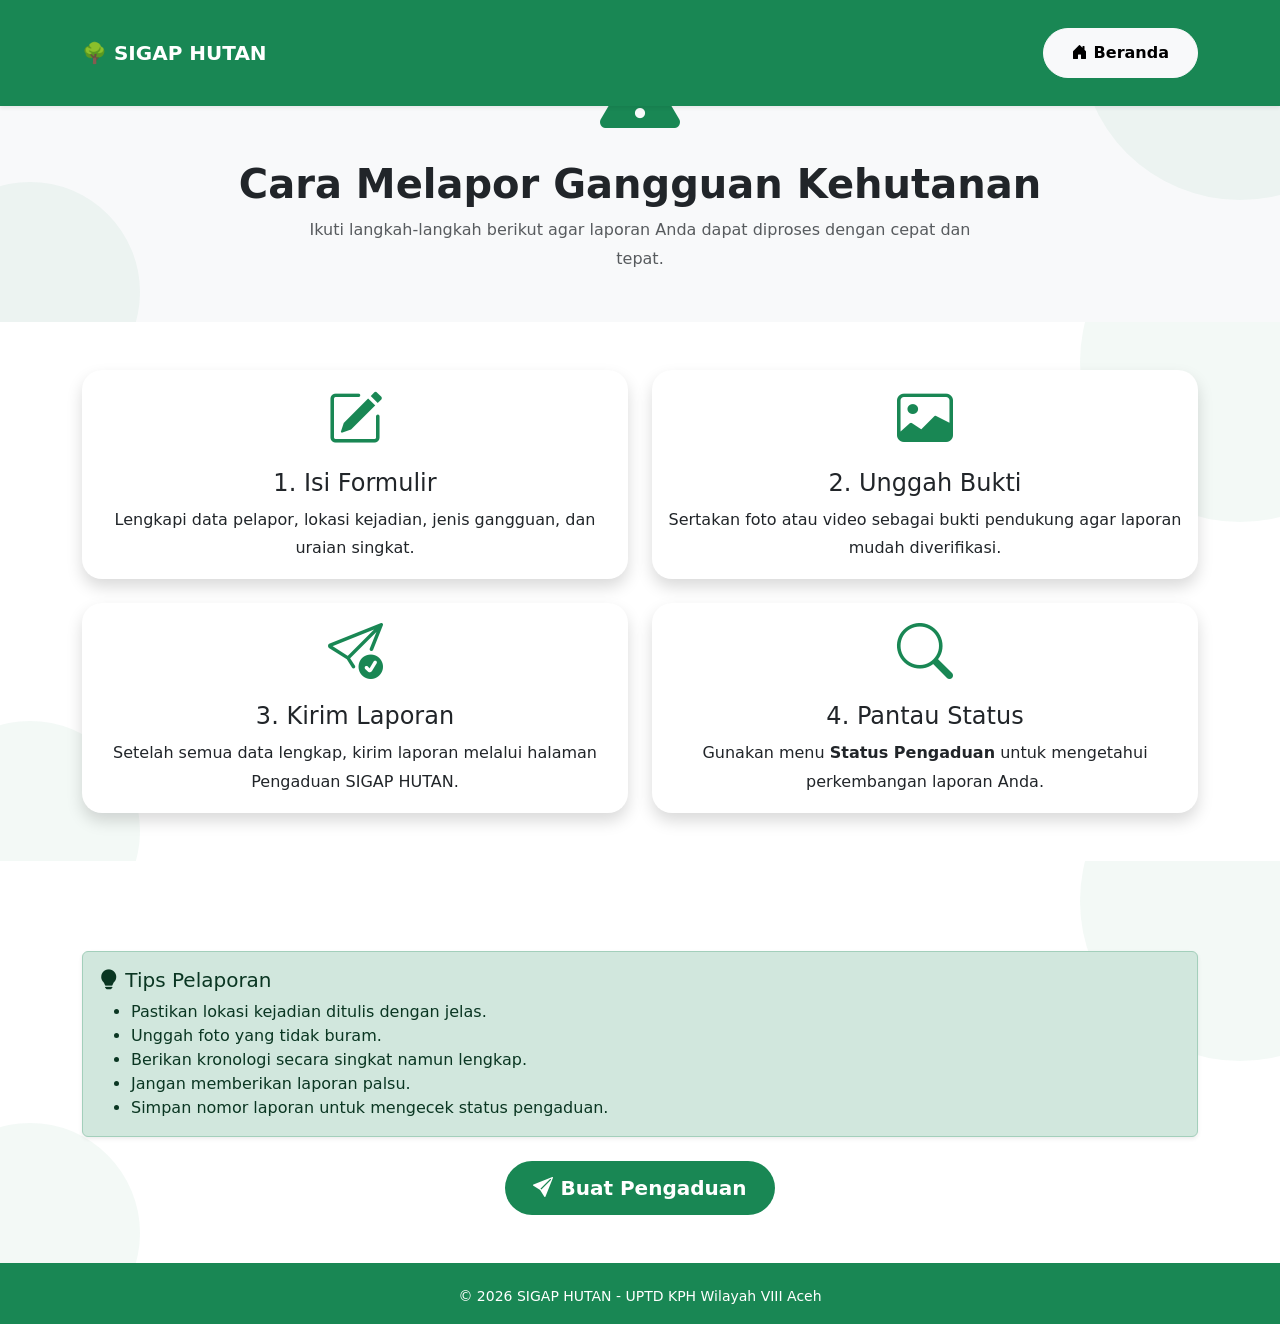
<file: pages/cara-melapor.html>
<!DOCTYPE html>
<html lang="id">

<head>
    <meta charset="UTF-8">
    <meta name="viewport" content="width=device-width, initial-scale=1.0">

    <title>Cara Melapor Gangguan | SIGAP HUTAN</title>

    <!-- Bootstrap -->
    <link href="https://cdn.jsdelivr.net/npm/bootstrap@5.3.3/dist/css/bootstrap.min.css" rel="stylesheet">

    <!-- Bootstrap Icons -->
    <link rel="stylesheet"
        href="https://cdn.jsdelivr.net/npm/bootstrap-icons@1.11.3/font/bootstrap-icons.min.css">

    <!-- CSS -->
    <link rel="stylesheet" href="../css/style.css">

<link rel="icon" type="image/x-icon" href="../favicon.ico">
<link rel="icon" type="image/png" sizes="32x32" href="../images/logo.png">
<link rel="apple-touch-icon" href="../images/logo.png">
</head>

<body>

    <!-- Navbar -->
    <nav class="navbar navbar-expand-lg navbar-dark bg-success shadow-sm">
        <div class="container">

            <a class="navbar-brand fw-bold" href="../index.html">
                🌳 SIGAP HUTAN
            </a>

            <a href="../index.html" class="btn btn-light">
                <i class="bi bi-house-door-fill"></i> Beranda
            </a>

        </div>
    </nav>

    <!-- Header -->
    <section class="py-5 bg-light">
        <div class="container text-center">

            <i class="bi bi-exclamation-triangle-fill display-1 text-success"></i>

            <h1 class="fw-bold mt-3">
                Cara Melapor Gangguan Kehutanan
            </h1>

            <p class="text-muted">
                Ikuti langkah-langkah berikut agar laporan Anda dapat diproses dengan cepat dan tepat.
            </p>

        </div>
    </section>

    <!-- Langkah -->
    <section class="py-5">

        <div class="container">

            <div class="row g-4">

                <div class="col-md-6">
                    <div class="card h-100 shadow border-0">
                        <div class="card-body text-center">
                            <i class="bi bi-pencil-square display-4 text-success"></i>
                            <h4 class="mt-3">1. Isi Formulir</h4>
                            <p>
                                Lengkapi data pelapor, lokasi kejadian, jenis gangguan, dan uraian singkat.
                            </p>
                        </div>
                    </div>
                </div>

                <div class="col-md-6">
                    <div class="card h-100 shadow border-0">
                        <div class="card-body text-center">
                            <i class="bi bi-image display-4 text-success"></i>
                            <h4 class="mt-3">2. Unggah Bukti</h4>
                            <p>
                                Sertakan foto atau video sebagai bukti pendukung agar laporan mudah diverifikasi.
                            </p>
                        </div>
                    </div>
                </div>

                <div class="col-md-6">
                    <div class="card h-100 shadow border-0">
                        <div class="card-body text-center">
                            <i class="bi bi-send-check display-4 text-success"></i>
                            <h4 class="mt-3">3. Kirim Laporan</h4>
                            <p>
                                Setelah semua data lengkap, kirim laporan melalui halaman Pengaduan SIGAP HUTAN.
                            </p>
                        </div>
                    </div>
                </div>

                <div class="col-md-6">
                    <div class="card h-100 shadow border-0">
                        <div class="card-body text-center">
                            <i class="bi bi-search display-4 text-success"></i>
                            <h4 class="mt-3">4. Pantau Status</h4>
                            <p>
                                Gunakan menu <strong>Status Pengaduan</strong> untuk mengetahui perkembangan laporan Anda.
                            </p>
                        </div>
                    </div>
                </div>

            </div>

        </div>

    </section>

    <!-- Tips -->
    <section class="pb-5">
        <div class="container">

            <div class="alert alert-success shadow-sm">
                <h5><i class="bi bi-lightbulb-fill"></i> Tips Pelaporan</h5>

                <ul class="mb-0">
                    <li>Pastikan lokasi kejadian ditulis dengan jelas.</li>
                    <li>Unggah foto yang tidak buram.</li>
                    <li>Berikan kronologi secara singkat namun lengkap.</li>
                    <li>Jangan memberikan laporan palsu.</li>
                    <li>Simpan nomor laporan untuk mengecek status pengaduan.</li>
                </ul>

            </div>

            <div class="text-center mt-4">

                <a href="pengaduan.html" class="btn btn-success btn-lg">
                    <i class="bi bi-send-fill"></i>
                    Buat Pengaduan
                </a>

            </div>

        </div>
    </section>

    <!-- Footer -->
    <footer class="bg-success text-white text-center py-3">
        <small>
            © 2026 SIGAP HUTAN - UPTD KPH Wilayah VIII Aceh
        </small>
    </footer>

    <script src="https://cdn.jsdelivr.net/npm/bootstrap@5.3.3/dist/js/bootstrap.bundle.min.js"></script>

</body>

</html>
</file>
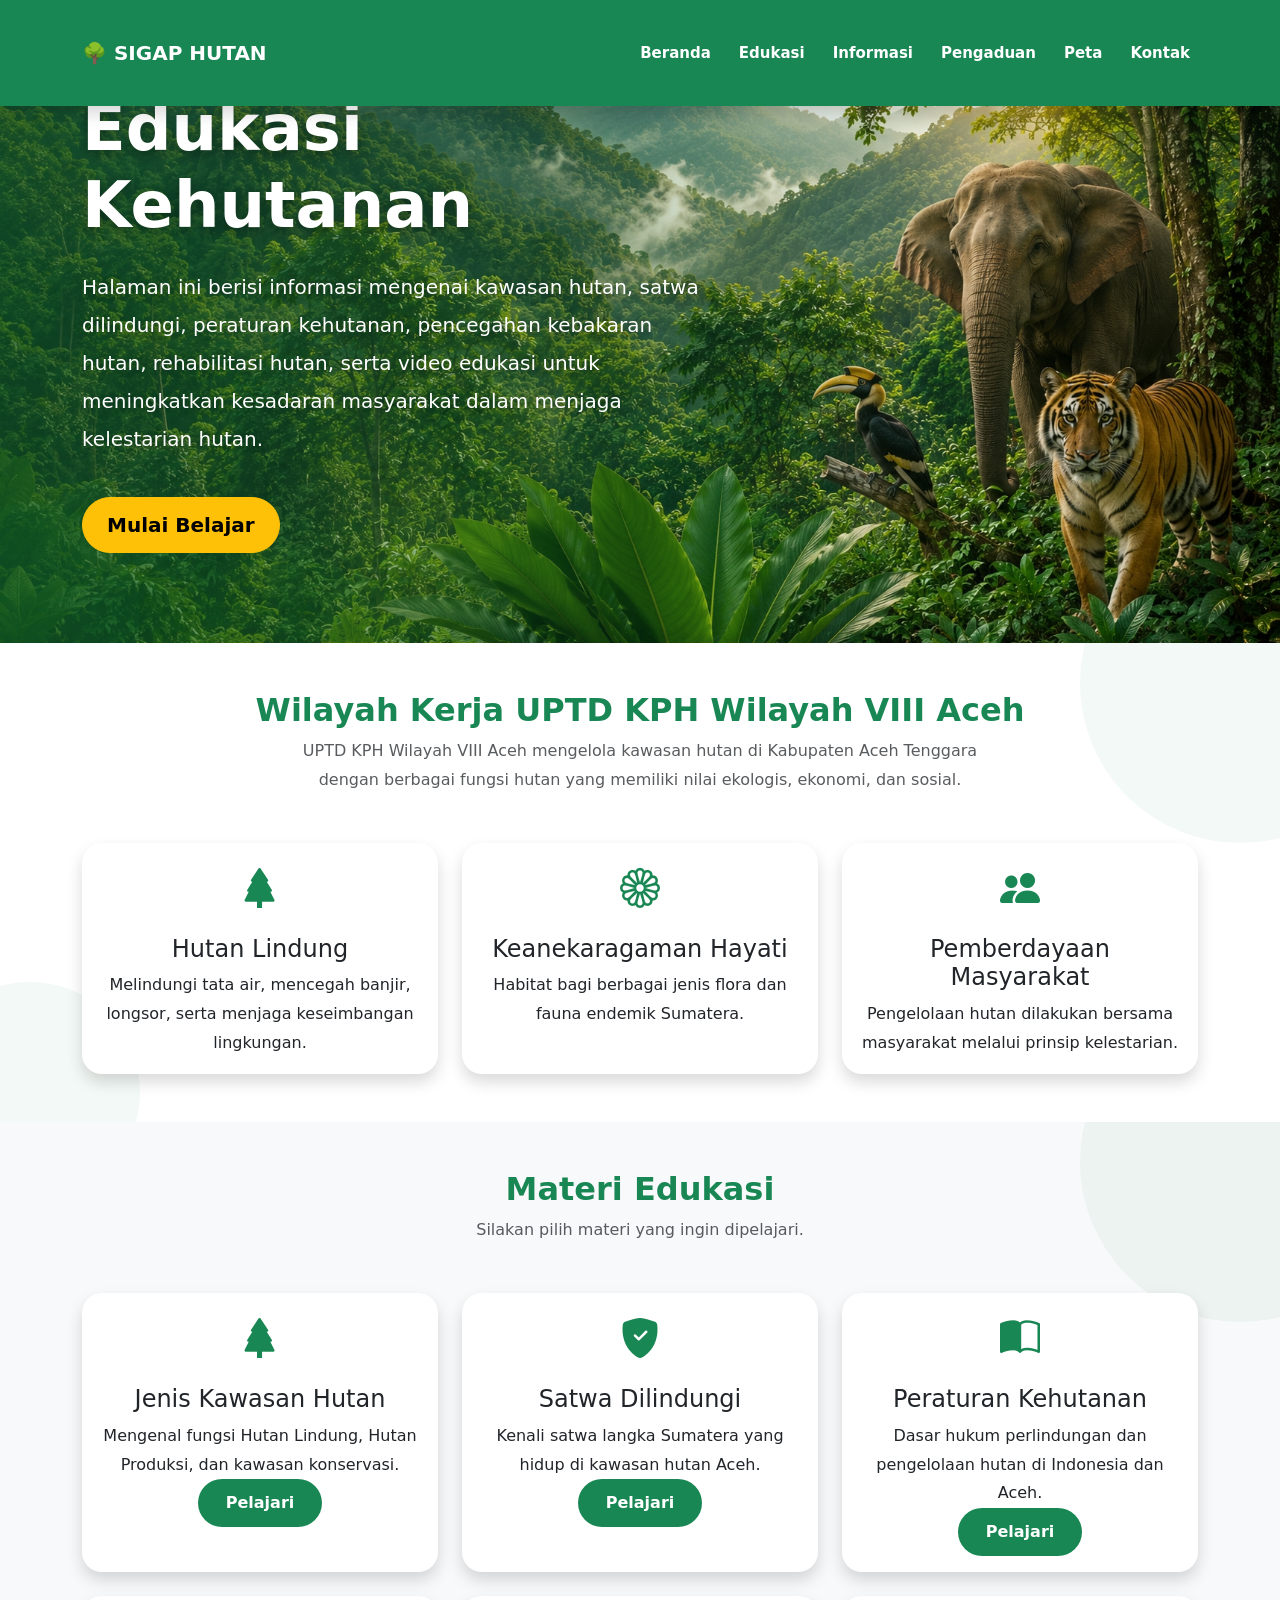
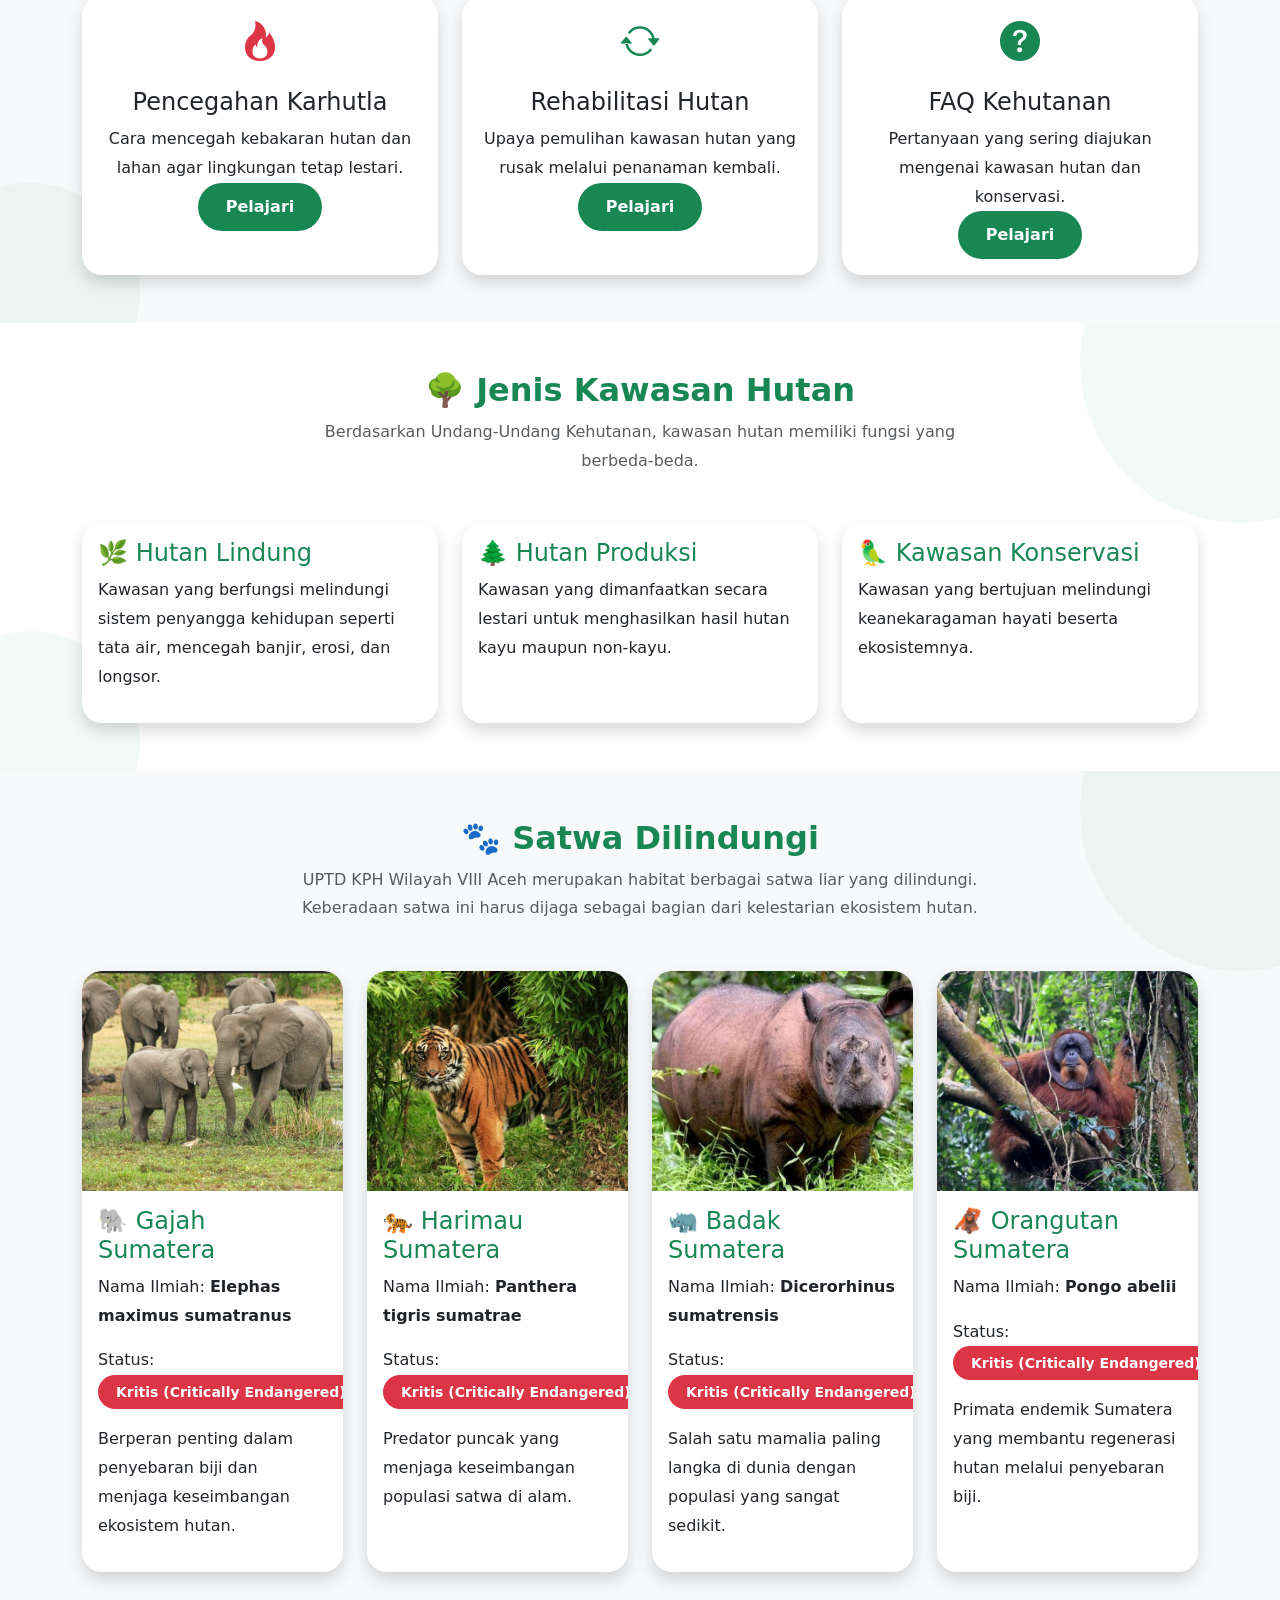
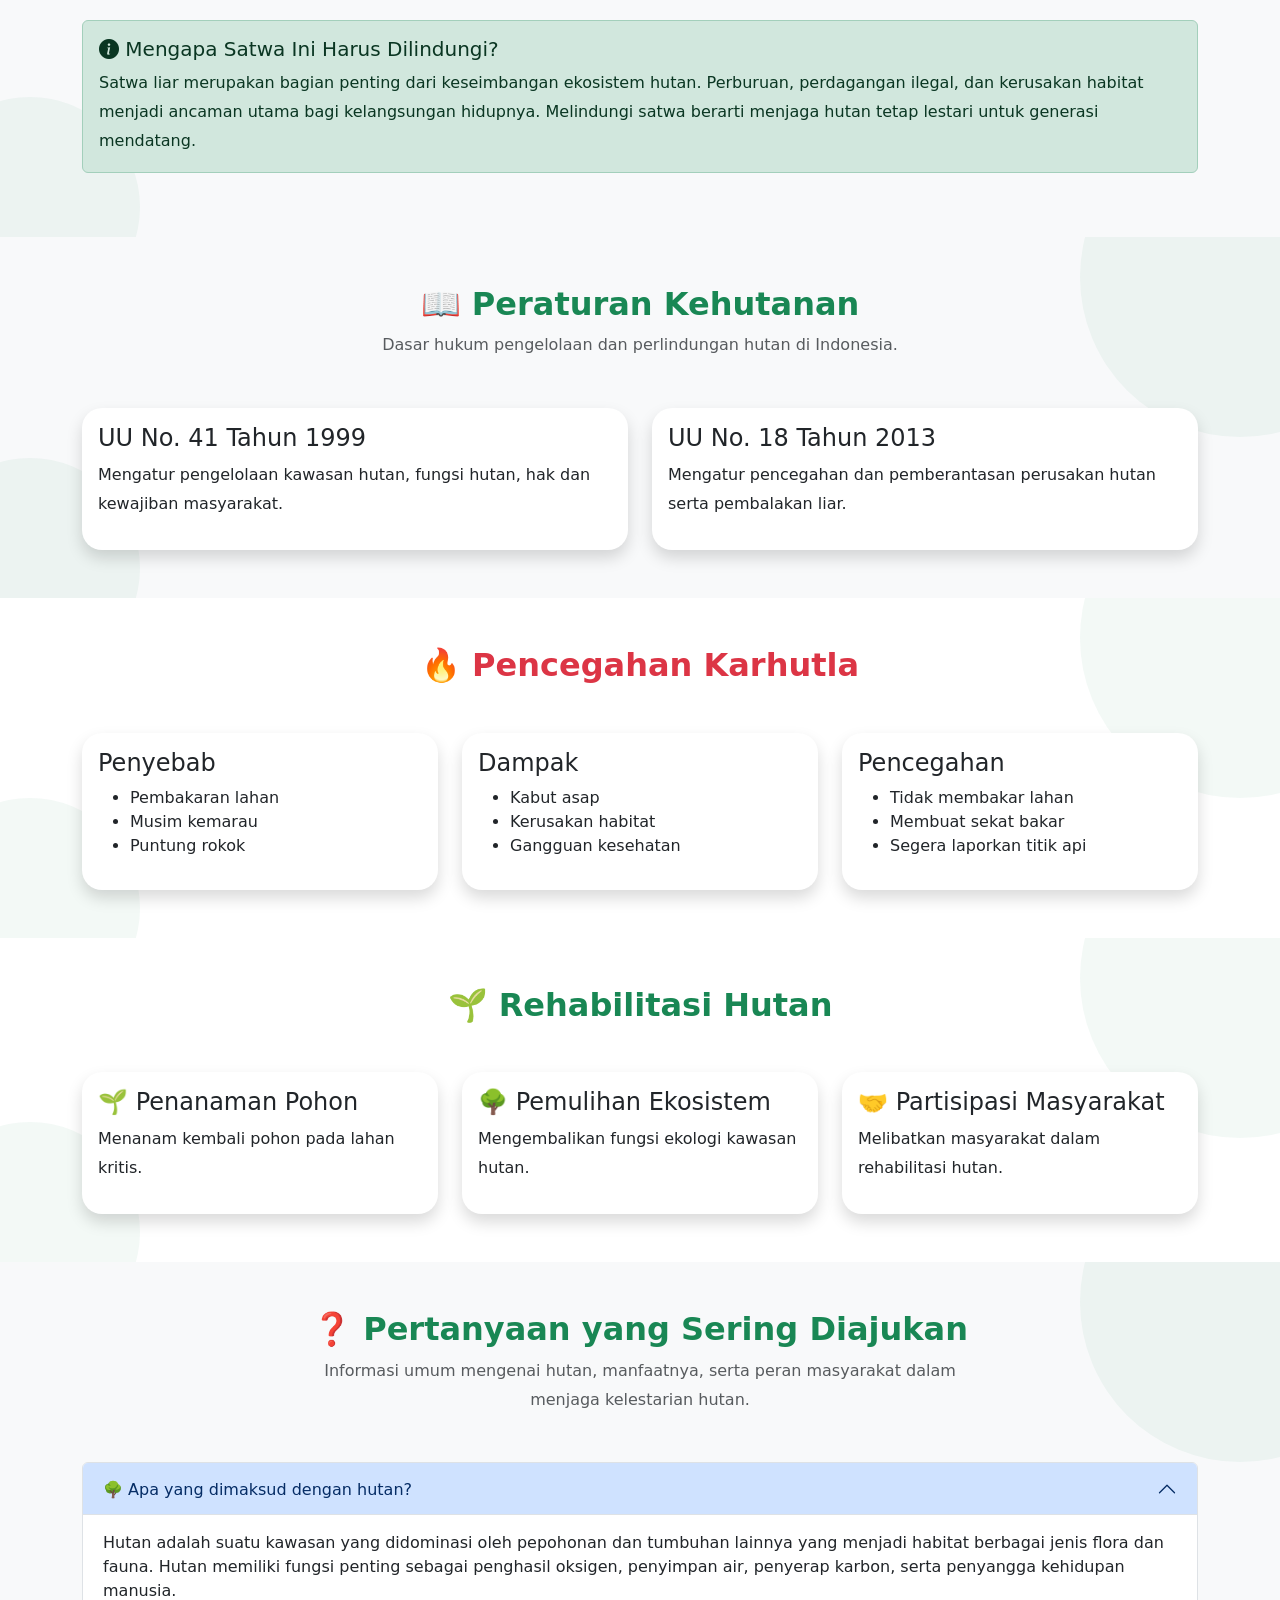
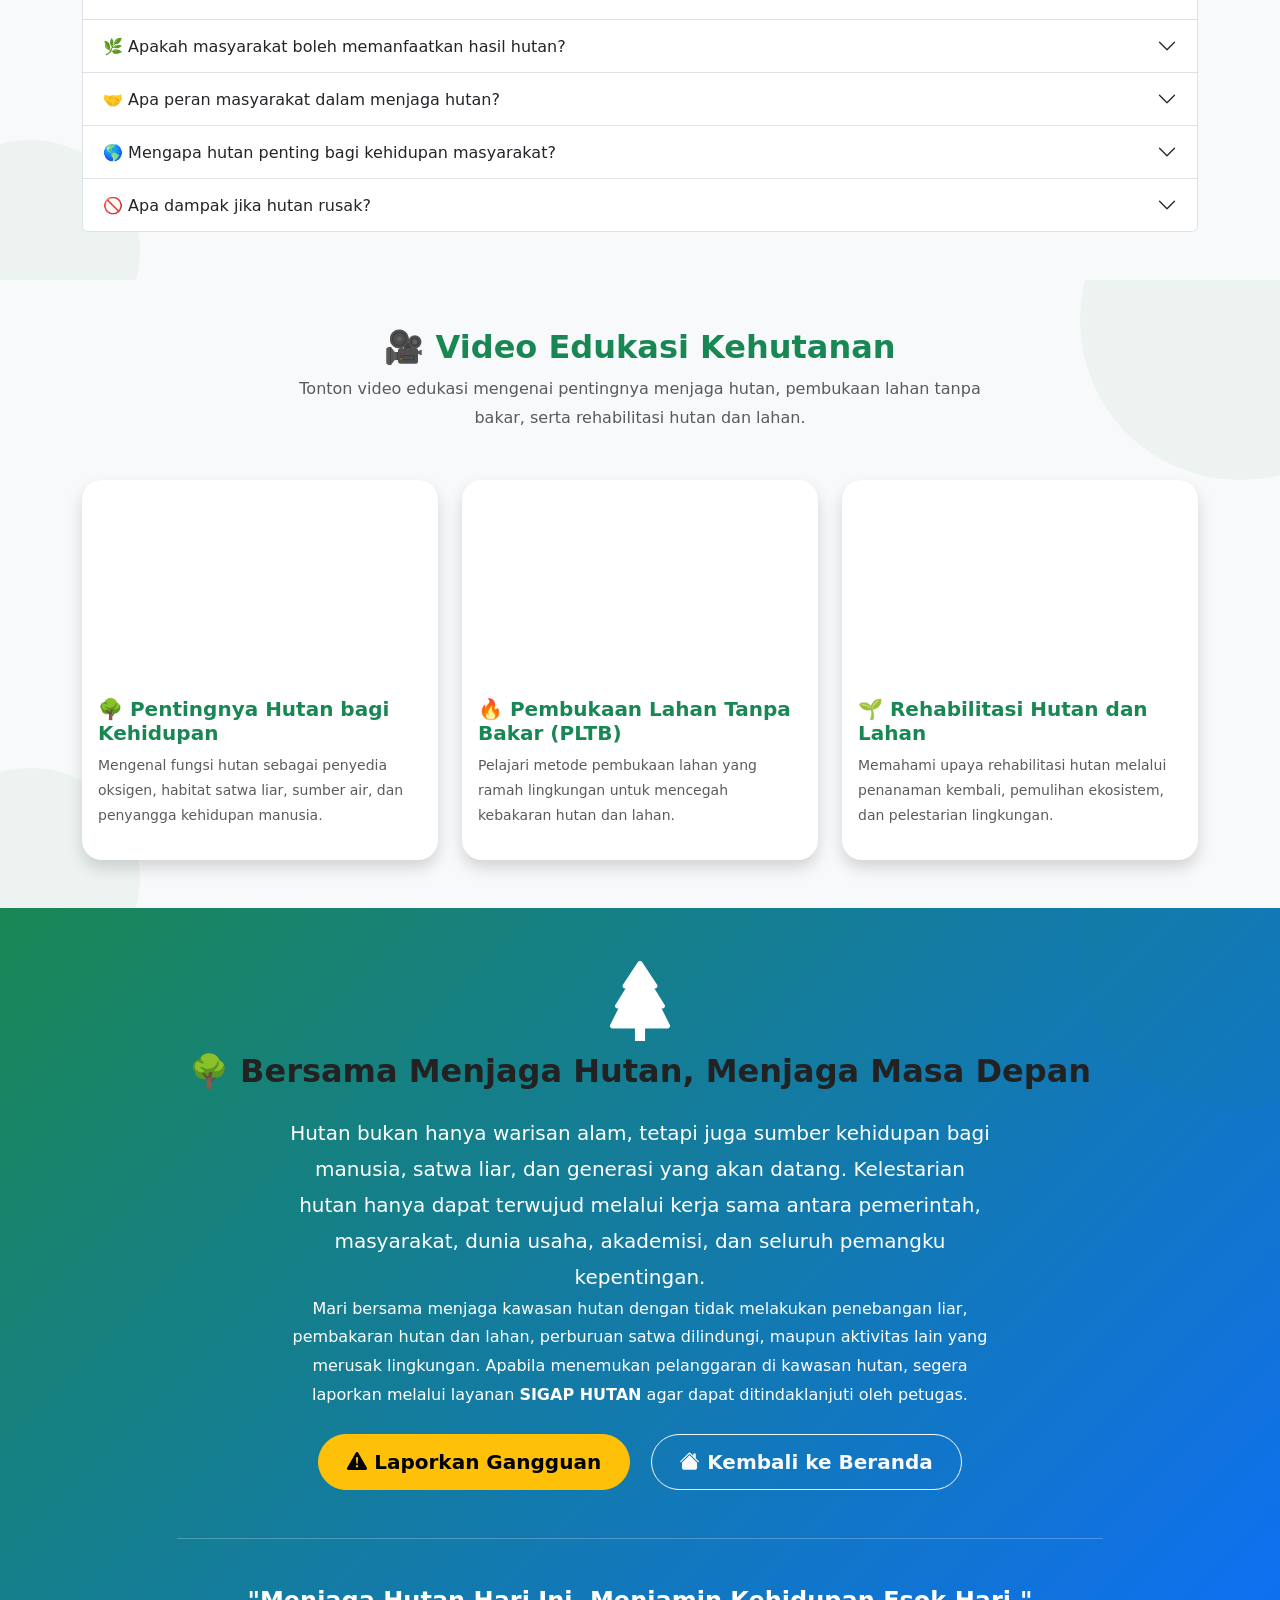
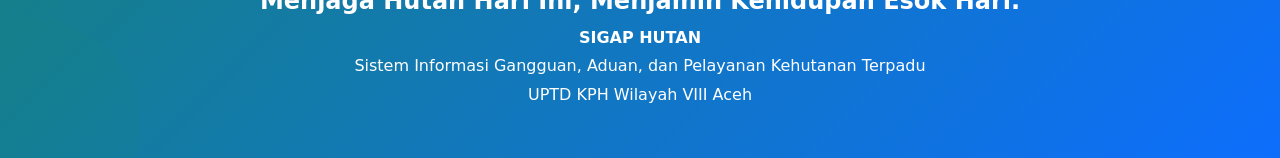
<file: pages/edukasi.html>
<!DOCTYPE html>
<html lang="id">

<head>

<meta charset="UTF-8">
<meta name="viewport" content="width=device-width, initial-scale=1.0">

<title>Edukasi Kehutanan | SIGAP HUTAN</title>

<link href="https://cdn.jsdelivr.net/npm/bootstrap@5.3.3/dist/css/bootstrap.min.css" rel="stylesheet">

<link href="https://cdn.jsdelivr.net/npm/bootstrap-icons@1.11.3/font/bootstrap-icons.css" rel="stylesheet">

<link rel="stylesheet" href="../css/style.css">

<link rel="icon" type="image/x-icon" href="../favicon.ico">
<link rel="icon" type="image/png" sizes="32x32" href="../images/logo.png">
<link rel="apple-touch-icon" href="../images/logo.png">

</head>

<body>

<!-- ===================== -->
<!-- NAVBAR -->
<!-- ===================== -->

<nav class="navbar navbar-expand-lg navbar-dark bg-success sticky-top shadow">

<div class="container">

<a class="navbar-brand fw-bold" href="../index.html">

🌳 SIGAP HUTAN

</a>

<button class="navbar-toggler" type="button" data-bs-toggle="collapse" data-bs-target="#navbarNav">

<span class="navbar-toggler-icon"></span>

</button>

<div class="collapse navbar-collapse" id="navbarNav">

<ul class="navbar-nav ms-auto">

<li class="nav-item">
<a class="nav-link" href="../index.html">Beranda</a>
</li>

<li class="nav-item">
<a class="nav-link active" href="edukasi.html">Edukasi</a>
</li>

<li class="nav-item">
<a class="nav-link" href="informasi.html">Informasi</a>
</li>

<li class="nav-item">
<a class="nav-link" href="pengaduan.html">Pengaduan</a>
</li>

<li class="nav-item">
<a class="nav-link" href="peta.html">Peta</a>
</li>

<li class="nav-item">
<a class="nav-link" href="kontak.html">Kontak</a>
</li>

</ul>

</div>

</div>

</nav>

<!-- ===================== -->
<!-- HERO -->
<!-- ===================== -->

<section class="hero-edukasi text-white">

<div class="container">

<div class="row align-items-center">

<div class="row align-items-center hero-content">

    <div class="col-lg-7">

        <h1 class="display-3 fw-bold mb-4">
            Edukasi Kehutanan
        </h1>

        <p class="lead mb-4">
            Halaman ini berisi informasi mengenai kawasan hutan,
            satwa dilindungi, peraturan kehutanan,
            pencegahan kebakaran hutan,
            rehabilitasi hutan,
            serta video edukasi untuk meningkatkan
            kesadaran masyarakat dalam menjaga kelestarian hutan.
        </p>

        <a href="#materi" class="btn btn-warning btn-lg px-4">
            Mulai Belajar
        </a>

    </div>

</div>

</div>

</section>
<!-- ===================== -->
<!-- WILAYAH KERJA -->
<!-- ===================== -->

<section class="py-5">

<div class="container">

<div class="text-center mb-5">

<h2 class="fw-bold text-success">

Wilayah Kerja UPTD KPH Wilayah VIII Aceh

</h2>

<p class="text-muted">

UPTD KPH Wilayah VIII Aceh mengelola kawasan hutan di Kabupaten Aceh Tenggara dengan berbagai fungsi hutan yang memiliki nilai ekologis, ekonomi, dan sosial.

</p>

</div>

<div class="row g-4">

<div class="col-md-4">

<div class="card h-100 shadow border-0">

<div class="card-body text-center">

<i class="bi bi-tree-fill text-success fs-1"></i>

<h4 class="mt-3">

Hutan Lindung

</h4>

<p>

Melindungi tata air, mencegah banjir, longsor, serta menjaga keseimbangan lingkungan.

</p>

</div>

</div>

</div>

<div class="col-md-4">

<div class="card h-100 shadow border-0">

<div class="card-body text-center">

<i class="bi bi-flower1 text-success fs-1"></i>

<h4 class="mt-3">

Keanekaragaman Hayati

</h4>

<p>

Habitat bagi berbagai jenis flora dan fauna endemik Sumatera.

</p>

</div>

</div>

</div>

<div class="col-md-4">

<div class="card h-100 shadow border-0">

<div class="card-body text-center">

<i class="bi bi-people-fill text-success fs-1"></i>

<h4 class="mt-3">

Pemberdayaan Masyarakat

</h4>

<p>

Pengelolaan hutan dilakukan bersama masyarakat melalui prinsip kelestarian.

</p>

</div>

</div>

</div>

</div>

</div>

</section>

<!-- ===================== -->
<!-- MATERI EDUKASI -->
<!-- ===================== -->

<section id="materi" class="py-5 bg-light">

<div class="container">

<div class="text-center mb-5">

<h2 class="fw-bold text-success">

Materi Edukasi

</h2>

<p class="text-muted">

Silakan pilih materi yang ingin dipelajari.

</p>

</div>

<div class="row g-4">
    <!-- ================= CARD 1 ================= -->

<div class="col-lg-4 col-md-6">

<div class="card shadow border-0 h-100">

<div class="card-body text-center">

<i class="bi bi-tree-fill text-success fs-1"></i>

<h4 class="mt-3">
Jenis Kawasan Hutan
</h4>

<p>
Mengenal fungsi Hutan Lindung, Hutan Produksi, dan kawasan konservasi.
</p>

<a href="#hutan" class="btn btn-success">

Pelajari

</a>

</div>

</div>

</div>

<!-- ================= CARD 2 ================= -->

<div class="col-lg-4 col-md-6">

<div class="card shadow border-0 h-100">

<div class="card-body text-center">

<i class="bi bi-shield-fill-check text-success fs-1"></i>

<h4 class="mt-3">

Satwa Dilindungi

</h4>

<p>

Kenali satwa langka Sumatera yang hidup di kawasan hutan Aceh.

</p>

<a href="#satwa" class="btn btn-success">

Pelajari

</a>

</div>

</div>

</div>

<!-- ================= CARD 3 ================= -->

<div class="col-lg-4 col-md-6">

<div class="card shadow border-0 h-100">

<div class="card-body text-center">

<i class="bi bi-book-half text-success fs-1"></i>

<h4 class="mt-3">

Peraturan Kehutanan

</h4>

<p>

Dasar hukum perlindungan dan pengelolaan hutan di Indonesia dan Aceh.

</p>

<a href="#peraturan" class="btn btn-success">

Pelajari

</a>

</div>

</div>

</div>

<!-- ================= CARD 4 ================= -->

<div class="col-lg-4 col-md-6">

<div class="card shadow border-0 h-100">

<div class="card-body text-center">

<i class="bi bi-fire text-danger fs-1"></i>

<h4 class="mt-3">

Pencegahan Karhutla

</h4>

<p>

Cara mencegah kebakaran hutan dan lahan agar lingkungan tetap lestari.

</p>

<a href="#karhutla" class="btn btn-success">

Pelajari

</a>

</div>

</div>

</div>

<!-- ================= CARD 5 ================= -->

<div class="col-lg-4 col-md-6">

<div class="card shadow border-0 h-100">

<div class="card-body text-center">

<i class="bi bi-arrow-repeat text-success fs-1"></i>

<h4 class="mt-3">

Rehabilitasi Hutan

</h4>

<p>

Upaya pemulihan kawasan hutan yang rusak melalui penanaman kembali.

</p>

<a href="#rehabilitasi" class="btn btn-success">

Pelajari

</a>

</div>

</div>

</div>

<!-- ================= CARD 6 ================= -->

<div class="col-lg-4 col-md-6">

<div class="card shadow border-0 h-100">

<div class="card-body text-center">

<i class="bi bi-question-circle-fill text-success fs-1"></i>

<h4 class="mt-3">

FAQ Kehutanan

</h4>

<p>

Pertanyaan yang sering diajukan mengenai kawasan hutan dan konservasi.

</p>

<a href="#faq" class="btn btn-success">

Pelajari

</a>

</div>

</div>

</div>

</div>

</div>

</section>

<!-- ======================================= -->
<!-- JENIS KAWASAN HUTAN -->
<!-- ======================================= -->

<section id="hutan" class="py-5">

<div class="container">

<div class="text-center mb-5">

<h2 class="fw-bold text-success">

🌳 Jenis Kawasan Hutan

</h2>

<p class="text-muted">

Berdasarkan Undang-Undang Kehutanan, kawasan hutan memiliki fungsi yang berbeda-beda.

</p>

</div>

<div class="row g-4">

<div class="col-lg-4">

<div class="card shadow border-0 h-100">

<div class="card-body">

<h4 class="text-success">

🌿 Hutan Lindung

</h4>

<p>

Kawasan yang berfungsi melindungi sistem penyangga kehidupan seperti tata air,
mencegah banjir, erosi, dan longsor.

</p>

</div>

</div>

</div>

<div class="col-lg-4">

<div class="card shadow border-0 h-100">

<div class="card-body">

<h4 class="text-success">

🌲 Hutan Produksi

</h4>

<p>

Kawasan yang dimanfaatkan secara lestari untuk menghasilkan hasil hutan kayu maupun non-kayu.

</p>

</div>

</div>

</div>

<div class="col-lg-4">

<div class="card shadow border-0 h-100">

<div class="card-body">

<h4 class="text-success">

🦜 Kawasan Konservasi

</h4>

<p>

Kawasan yang bertujuan melindungi keanekaragaman hayati beserta ekosistemnya.

</p>

</div>

</div>

</div>

</div>

</div>

</section>
<!-- ======================================= -->
<!-- SATWA DILINDUNGI -->
<!-- ======================================= -->

<section id="satwa" class="py-5 bg-light">

<div class="container">

<div class="text-center mb-5">

<h2 class="fw-bold text-success">

🐾 Satwa Dilindungi

</h2>

<p class="text-muted">

UPTD KPH Wilayah VIII Aceh merupakan habitat berbagai satwa liar yang dilindungi. Keberadaan satwa ini harus dijaga sebagai bagian dari kelestarian ekosistem hutan.

</p>

</div>

<div class="row g-4">

<!-- Gajah -->

<div class="col-lg-3 col-md-6">

<div class="card shadow border-0 h-100">

<img src="../images/gajah.jpg"
class="card-img-top"
style="height:220px;object-fit:cover;"
alt="Gajah Sumatera">

<div class="card-body">

<h4 class="text-success">
🐘 Gajah Sumatera
</h4>

<p>

Nama Ilmiah:
<strong>Elephas maximus sumatranus</strong>

</p>

<p>

Status:
<span class="badge bg-danger">
Kritis (Critically Endangered)
</span>

</p>

<p>

Berperan penting dalam penyebaran biji dan menjaga keseimbangan ekosistem hutan.

</p>

</div>

</div>

</div>

<!-- Harimau -->

<div class="col-lg-3 col-md-6">

<div class="card shadow border-0 h-100">

<img src="../images/harimau.jpg"
class="card-img-top"
style="height:220px;object-fit:cover;"
alt="Harimau Sumatera">

<div class="card-body">

<h4 class="text-success">
🐅 Harimau Sumatera
</h4>

<p>

Nama Ilmiah:
<strong>Panthera tigris sumatrae</strong>

</p>

<p>

Status:
<span class="badge bg-danger">

Kritis (Critically Endangered)

</span>

</p>

<p>

Predator puncak yang menjaga keseimbangan populasi satwa di alam.

</p>

</div>

</div>

</div>

<!-- Badak -->

<div class="col-lg-3 col-md-6">

<div class="card shadow border-0 h-100">

<img src="../images/badak.jpg"
class="card-img-top"
style="height:220px;object-fit:cover;"
alt="Badak Sumatera">

<div class="card-body">

<h4 class="text-success">
🦏 Badak Sumatera
</h4>

<p>

Nama Ilmiah:
<strong>Dicerorhinus sumatrensis</strong>

</p>

<p>

Status:
<span class="badge bg-danger">

Kritis (Critically Endangered)

</span>

</p>

<p>

Salah satu mamalia paling langka di dunia dengan populasi yang sangat sedikit.

</p>

</div>

</div>

</div>

<!-- Orangutan -->

<div class="col-lg-3 col-md-6">

<div class="card shadow border-0 h-100">

<img src="../images/orangutan.jpg"
class="card-img-top"
style="height:220px;object-fit:cover;"
alt="Orangutan Sumatera">

<div class="card-body">

<h4 class="text-success">
🦧 Orangutan Sumatera
</h4>

<p>

Nama Ilmiah:
<strong>Pongo abelii</strong>

</p>

<p>

Status:
<span class="badge bg-danger">

Kritis (Critically Endangered)

</span>

</p>

<p>

Primata endemik Sumatera yang membantu regenerasi hutan melalui penyebaran biji.

</p>

</div>

</div>

</div>

</div>

<div class="alert alert-success mt-5">

<h5>

<i class="bi bi-info-circle-fill"></i>

Mengapa Satwa Ini Harus Dilindungi?

</h5>

<p class="mb-0">

Satwa liar merupakan bagian penting dari keseimbangan ekosistem hutan. Perburuan, perdagangan ilegal, dan kerusakan habitat menjadi ancaman utama bagi kelangsungan hidupnya. Melindungi satwa berarti menjaga hutan tetap lestari untuk generasi mendatang.

</p>

</div>

</div>

</section>
    <section id="peraturan" class="py-5 bg-light">
<div class="container">

<div class="text-center mb-5">
<h2 class="fw-bold text-success">
📖 Peraturan Kehutanan
</h2>

<p class="text-muted">
Dasar hukum pengelolaan dan perlindungan hutan di Indonesia.
</p>
</div>

<div class="row g-4">

<div class="col-md-6">
<div class="card shadow border-0 h-100">
<div class="card-body">

<h4>UU No. 41 Tahun 1999</h4>

<p>
Mengatur pengelolaan kawasan hutan, fungsi hutan, hak dan kewajiban masyarakat.
</p>

</div>
</div>
</div>

<div class="col-md-6">
<div class="card shadow border-0 h-100">
<div class="card-body">

<h4>UU No. 18 Tahun 2013</h4>

<p>
Mengatur pencegahan dan pemberantasan perusakan hutan serta pembalakan liar.
</p>

</div>
</div>
</div>

</div>

</div>
</section>
    <section id="karhutla" class="py-5">

<div class="container">

<div class="text-center mb-5">

<h2 class="fw-bold text-danger">

🔥 Pencegahan Karhutla

</h2>

</div>

<div class="row">

<div class="col-md-4">

<div class="card shadow">

<div class="card-body">

<h4>Penyebab</h4>

<ul>
<li>Pembakaran lahan</li>
<li>Musim kemarau</li>
<li>Puntung rokok</li>
</ul>

</div>

</div>

</div>

<div class="col-md-4">

<div class="card shadow">

<div class="card-body">

<h4>Dampak</h4>

<ul>
<li>Kabut asap</li>
<li>Kerusakan habitat</li>
<li>Gangguan kesehatan</li>
</ul>

</div>

</div>

</div>

<div class="col-md-4">

<div class="card shadow">

<div class="card-body">

<h4>Pencegahan</h4>

<ul>
<li>Tidak membakar lahan</li>
<li>Membuat sekat bakar</li>
<li>Segera laporkan titik api</li>
</ul>

</div>

</div>

</div>

</div>

</div>

</section>
   <!-- ================= REHABILITASI ================= -->
<section id="rehabilitasi" class="py-5">
    <div class="container">
        <h2 class="text-center text-success fw-bold mb-5">
            🌱 Rehabilitasi Hutan
        </h2>

        <div class="row g-4">

<div class="col-md-4">

<div class="card shadow border-0 h-100">

<div class="card-body">

<h4>🌱 Penanaman Pohon</h4>

<p>
Menanam kembali pohon pada lahan kritis.
</p>

</div>

</div>

</div>

<div class="col-md-4">

<div class="card shadow border-0 h-100">

<div class="card-body">

<h4>🌳 Pemulihan Ekosistem</h4>

<p>
Mengembalikan fungsi ekologi kawasan hutan.
</p>

</div>

</div>

</div>

<div class="col-md-4">

<div class="card shadow border-0 h-100">

<div class="card-body">

<h4>🤝 Partisipasi Masyarakat</h4>

<p>
Melibatkan masyarakat dalam rehabilitasi hutan.
</p>

</div>

</div>

</div>

</div>
</section>

<!-- ================= FAQ ================= -->
<section id="faq" class="py-5 bg-light">
    <div class="container">

        <div class="text-center mb-5">
            <h2 class="fw-bold text-success">❓ Pertanyaan yang Sering Diajukan</h2>
            <p class="text-muted">
                Informasi umum mengenai hutan, manfaatnya, serta peran masyarakat dalam menjaga kelestarian hutan.
            </p>
        </div>

        <div class="accordion" id="faqAccordion">

            <!-- FAQ 1 -->
            <div class="accordion-item">
                <h2 class="accordion-header">
                    <button class="accordion-button" type="button"
                        data-bs-toggle="collapse"
                        data-bs-target="#faq1">
                        🌳 Apa yang dimaksud dengan hutan?
                    </button>
                </h2>

                <div id="faq1" class="accordion-collapse collapse show"
                    data-bs-parent="#faqAccordion">
                    <div class="accordion-body">
                        Hutan adalah suatu kawasan yang didominasi oleh pepohonan dan tumbuhan lainnya yang menjadi habitat berbagai jenis flora dan fauna. Hutan memiliki fungsi penting sebagai penghasil oksigen, penyimpan air, penyerap karbon, serta penyangga kehidupan manusia.
                    </div>
                </div>
            </div>

            <!-- FAQ 2 -->
            <div class="accordion-item">
                <h2 class="accordion-header">
                    <button class="accordion-button collapsed"
                        type="button"
                        data-bs-toggle="collapse"
                        data-bs-target="#faq2">
                        🌿 Apakah masyarakat boleh memanfaatkan hasil hutan?
                    </button>
                </h2>

                <div id="faq2" class="accordion-collapse collapse"
                    data-bs-parent="#faqAccordion">
                    <div class="accordion-body">
                        Ya. Masyarakat dapat memanfaatkan hasil hutan sesuai dengan peraturan yang berlaku. Pemanfaatan harus dilakukan secara legal, bijaksana, dan berkelanjutan agar kelestarian hutan tetap terjaga untuk generasi mendatang.
                    </div>
                </div>
            </div>

            <!-- FAQ 3 -->
            <div class="accordion-item">
                <h2 class="accordion-header">
                    <button class="accordion-button collapsed"
                        type="button"
                        data-bs-toggle="collapse"
                        data-bs-target="#faq3">
                        🤝 Apa peran masyarakat dalam menjaga hutan?
                    </button>
                </h2>

                <div id="faq3" class="accordion-collapse collapse"
                    data-bs-parent="#faqAccordion">
                    <div class="accordion-body">
                        Masyarakat memiliki peran penting dalam menjaga hutan, seperti tidak melakukan penebangan liar, tidak membakar lahan, melakukan penanaman pohon, melaporkan aktivitas ilegal, serta ikut serta dalam kegiatan pelestarian lingkungan.
                    </div>
                </div>
            </div>

            <!-- FAQ 4 -->
            <div class="accordion-item">
                <h2 class="accordion-header">
                    <button class="accordion-button collapsed"
                        type="button"
                        data-bs-toggle="collapse"
                        data-bs-target="#faq4">
                        🌎 Mengapa hutan penting bagi kehidupan masyarakat?
                    </button>
                </h2>

                <div id="faq4" class="accordion-collapse collapse"
                    data-bs-parent="#faqAccordion">
                    <div class="accordion-body">
                        Hutan menyediakan udara bersih, menjaga ketersediaan air, mengurangi risiko banjir dan longsor, menjadi sumber mata pencaharian, serta mendukung keseimbangan ekosistem yang bermanfaat bagi seluruh masyarakat.
                    </div>
                </div>
            </div>

            <!-- FAQ 5 -->
            <div class="accordion-item">
                <h2 class="accordion-header">
                    <button class="accordion-button collapsed"
                        type="button"
                        data-bs-toggle="collapse"
                        data-bs-target="#faq5">
                        🚫 Apa dampak jika hutan rusak?
                    </button>
                </h2>

                <div id="faq5" class="accordion-collapse collapse"
                    data-bs-parent="#faqAccordion">
                    <div class="accordion-body">
                        Kerusakan hutan dapat menyebabkan banjir, longsor, kekeringan, hilangnya habitat satwa liar, penurunan kualitas udara, serta meningkatnya perubahan iklim yang berdampak pada kehidupan manusia.
                    </div>
                </div>
            </div>

        </div>

    </div>
</section>
   
<!-- ======================================= -->
<!-- VIDEO EDUKASI KEHUTANAN -->
<!-- ======================================= -->
<section id="video" class="py-5 bg-light">

    <div class="container">

        <div class="text-center mb-5">
            <h2 class="fw-bold text-success">
                🎥 Video Edukasi Kehutanan
            </h2>

            <p class="text-muted">
                Tonton video edukasi mengenai pentingnya menjaga hutan, pembukaan lahan tanpa bakar, serta rehabilitasi hutan dan lahan.
            </p>
        </div>

        <div class="row g-4">

            <!-- Video 1 -->
            <div class="col-lg-4 col-md-6">
                <div class="card shadow border-0 h-100">

                    <div class="ratio ratio-16x9">
                        <iframe
                            src="https://www.youtube.com/embed/hvffd4ylG-o"
                            title="Pentingnya Hutan bagi Kehidupan"
                            frameborder="0"
                            allow="accelerometer; autoplay; clipboard-write; encrypted-media; gyroscope; picture-in-picture; web-share"
                            allowfullscreen>
                        </iframe>
                    </div>

                    <div class="card-body">
                        <h5 class="text-success fw-bold">
                            🌳 Pentingnya Hutan bagi Kehidupan
                        </h5>

                        <p class="text-muted small">
                            Mengenal fungsi hutan sebagai penyedia oksigen, habitat satwa liar, sumber air, dan penyangga kehidupan manusia.
                        </p>
                    </div>

                </div>
            </div>

            <!-- Video 2 -->
            <div class="col-lg-4 col-md-6">
                <div class="card shadow border-0 h-100">

                    <div class="ratio ratio-16x9">
                        <iframe
                            src="https://www.youtube.com/embed/1zy5vseLup4"
                            title="Pembukaan Lahan Tanpa Bakar"
                            frameborder="0"
                            allow="accelerometer; autoplay; clipboard-write; encrypted-media; gyroscope; picture-in-picture; web-share"
                            allowfullscreen>
                        </iframe>
                    </div>

                    <div class="card-body">
                        <h5 class="text-success fw-bold">
                            🔥 Pembukaan Lahan Tanpa Bakar (PLTB)
                        </h5>

                        <p class="text-muted small">
                            Pelajari metode pembukaan lahan yang ramah lingkungan untuk mencegah kebakaran hutan dan lahan.
                        </p>
                    </div>

                </div>
            </div>

            <!-- Video 3 -->
            <div class="col-lg-4 col-md-6">
                <div class="card shadow border-0 h-100">

                    <div class="ratio ratio-16x9">
                        <iframe
                            src="https://www.youtube.com/embed/h7ant6iT-kg"
                            title="Rehabilitasi Hutan dan Lahan"
                            frameborder="0"
                            allow="accelerometer; autoplay; clipboard-write; encrypted-media; gyroscope; picture-in-picture; web-share"
                            allowfullscreen>
                        </iframe>
                    </div>

                    <div class="card-body">
                        <h5 class="text-success fw-bold">
                            🌱 Rehabilitasi Hutan dan Lahan
                        </h5>

                        <p class="text-muted small">
                            Memahami upaya rehabilitasi hutan melalui penanaman kembali, pemulihan ekosistem, dan pelestarian lingkungan.
                        </p>
                    </div>

                </div>
            </div>

        </div>

    </div>

</section>

<!-- ======================================= -->
<!-- PENUTUP -->
<!-- ======================================= -->

<section class="py-5 text-white" style="background: linear-gradient(135deg,#198754,#0d6efd);">

<div class="container">

<div class="row justify-content-center">

<div class="col-lg-10 text-center">

<i class="bi bi-tree-fill display-1 mb-4"></i>

<h2 class="fw-bold mb-4">

🌳 Bersama Menjaga Hutan, Menjaga Masa Depan

</h2>

<p class="lead">

Hutan bukan hanya warisan alam, tetapi juga sumber kehidupan bagi manusia, satwa liar, dan generasi yang akan datang. Kelestarian hutan hanya dapat terwujud melalui kerja sama antara pemerintah, masyarakat, dunia usaha, akademisi, dan seluruh pemangku kepentingan.

</p>

<p>

Mari bersama menjaga kawasan hutan dengan tidak melakukan penebangan liar, pembakaran hutan dan lahan, perburuan satwa dilindungi, maupun aktivitas lain yang merusak lingkungan. Apabila menemukan pelanggaran di kawasan hutan, segera laporkan melalui layanan <strong>SIGAP HUTAN</strong> agar dapat ditindaklanjuti oleh petugas.

</p>

<div class="mt-4">

<a href="pengaduan.html" class="btn btn-warning btn-lg me-3">

<i class="bi bi-exclamation-triangle-fill"></i>

Laporkan Gangguan

</a>

<a href="../index.html" class="btn btn-outline-light btn-lg">

<i class="bi bi-house-fill"></i>

Kembali ke Beranda

</a>

</div>

<hr class="my-5 border-light">

<h4 class="fw-bold">

"Menjaga Hutan Hari Ini, Menjamin Kehidupan Esok Hari."

</h4>

<p class="mb-0">

<strong>SIGAP HUTAN</strong><br>

Sistem Informasi Gangguan, Aduan, dan Pelayanan Kehutanan Terpadu<br>

UPTD KPH Wilayah VIII Aceh

</p>

</div>

</div>

</div>

</section>
    <script src="https://cdn.jsdelivr.net/npm/bootstrap@5.3.3/dist/js/bootstrap.bundle.min.js"></script>
</body>
</html>
</file>
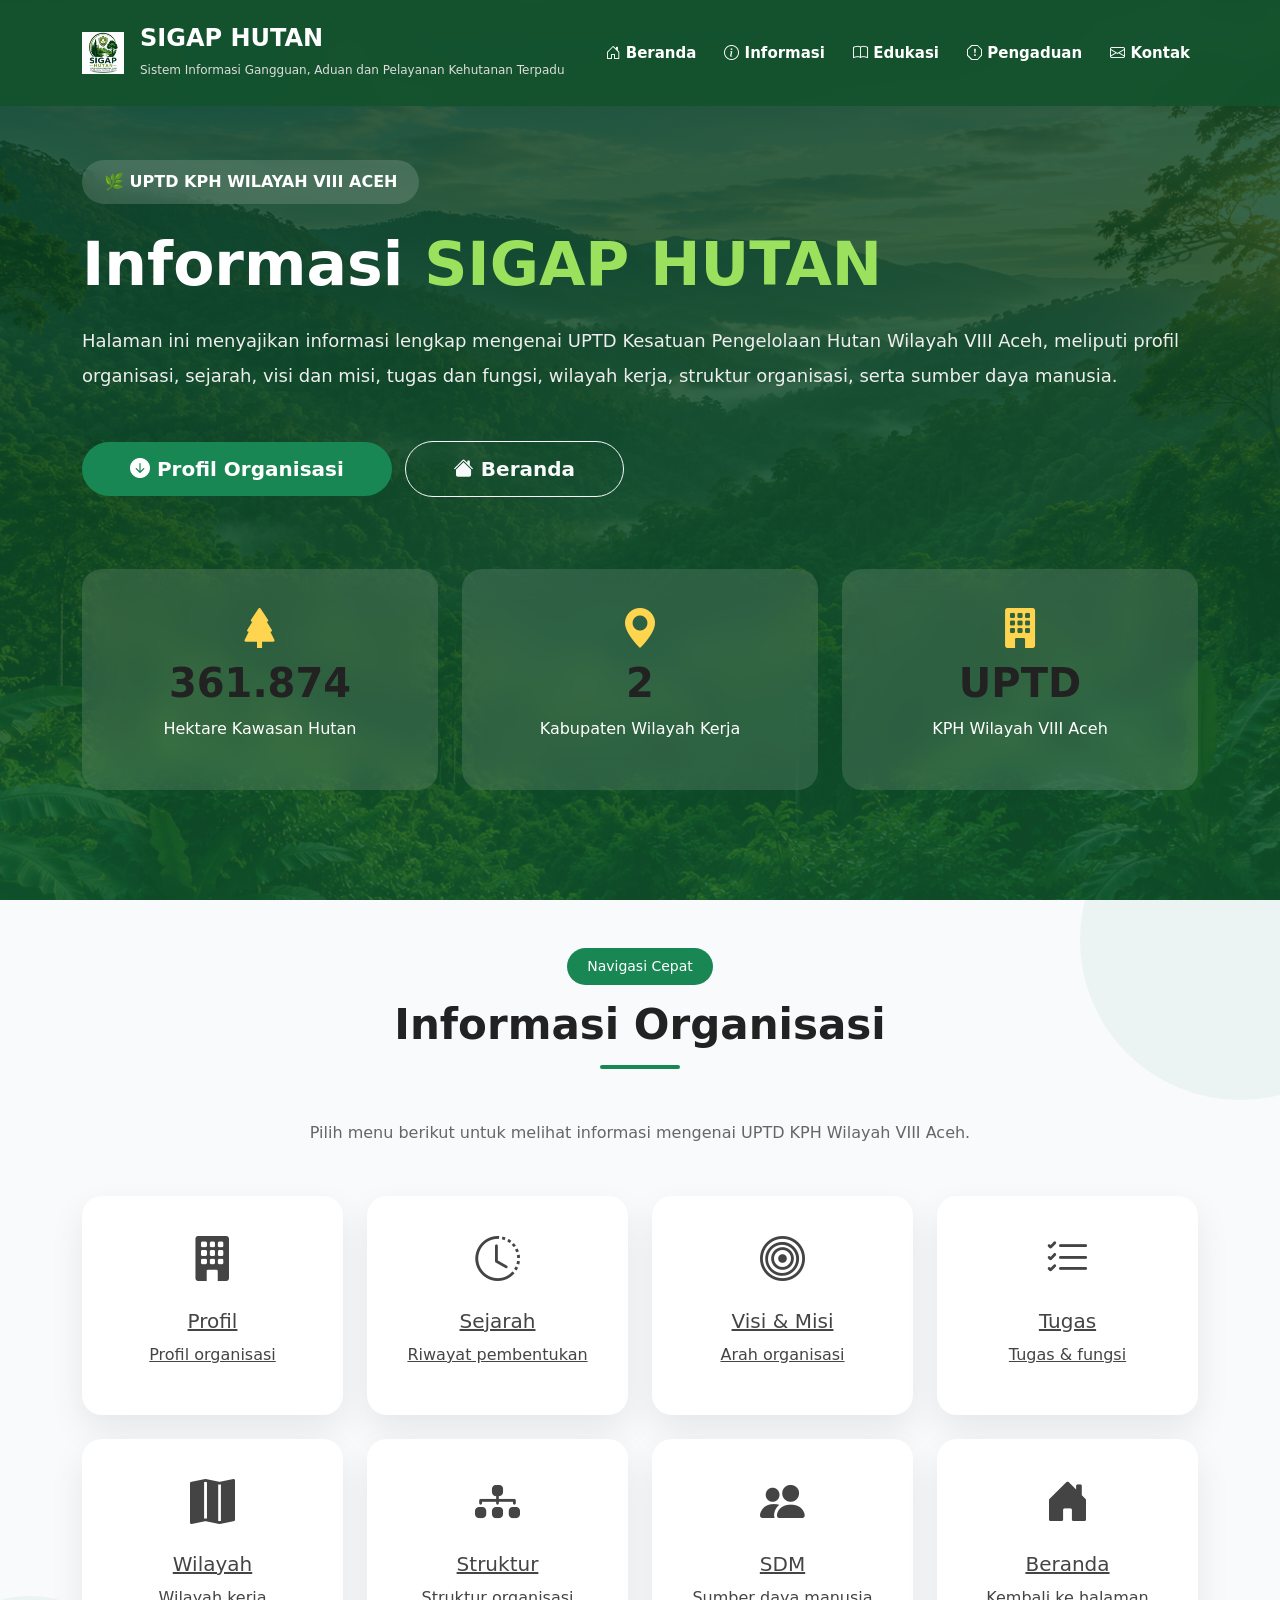
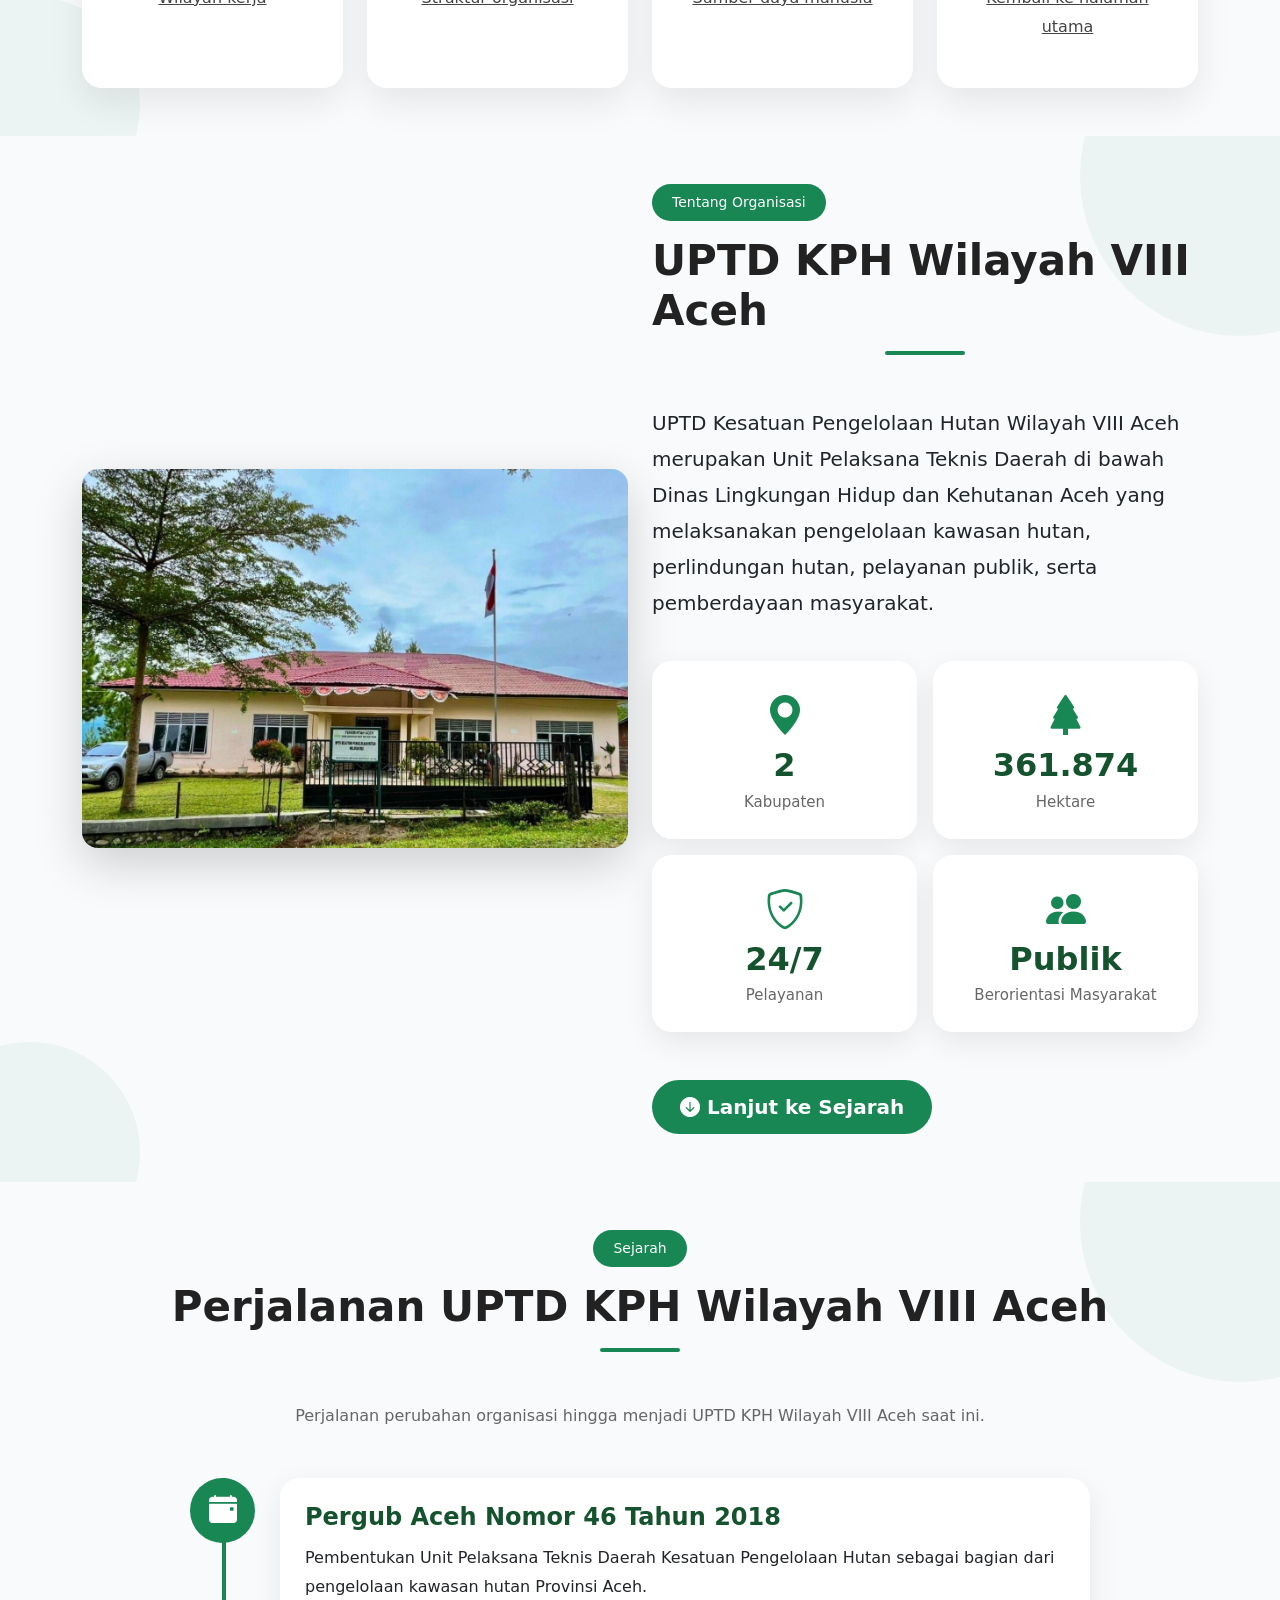
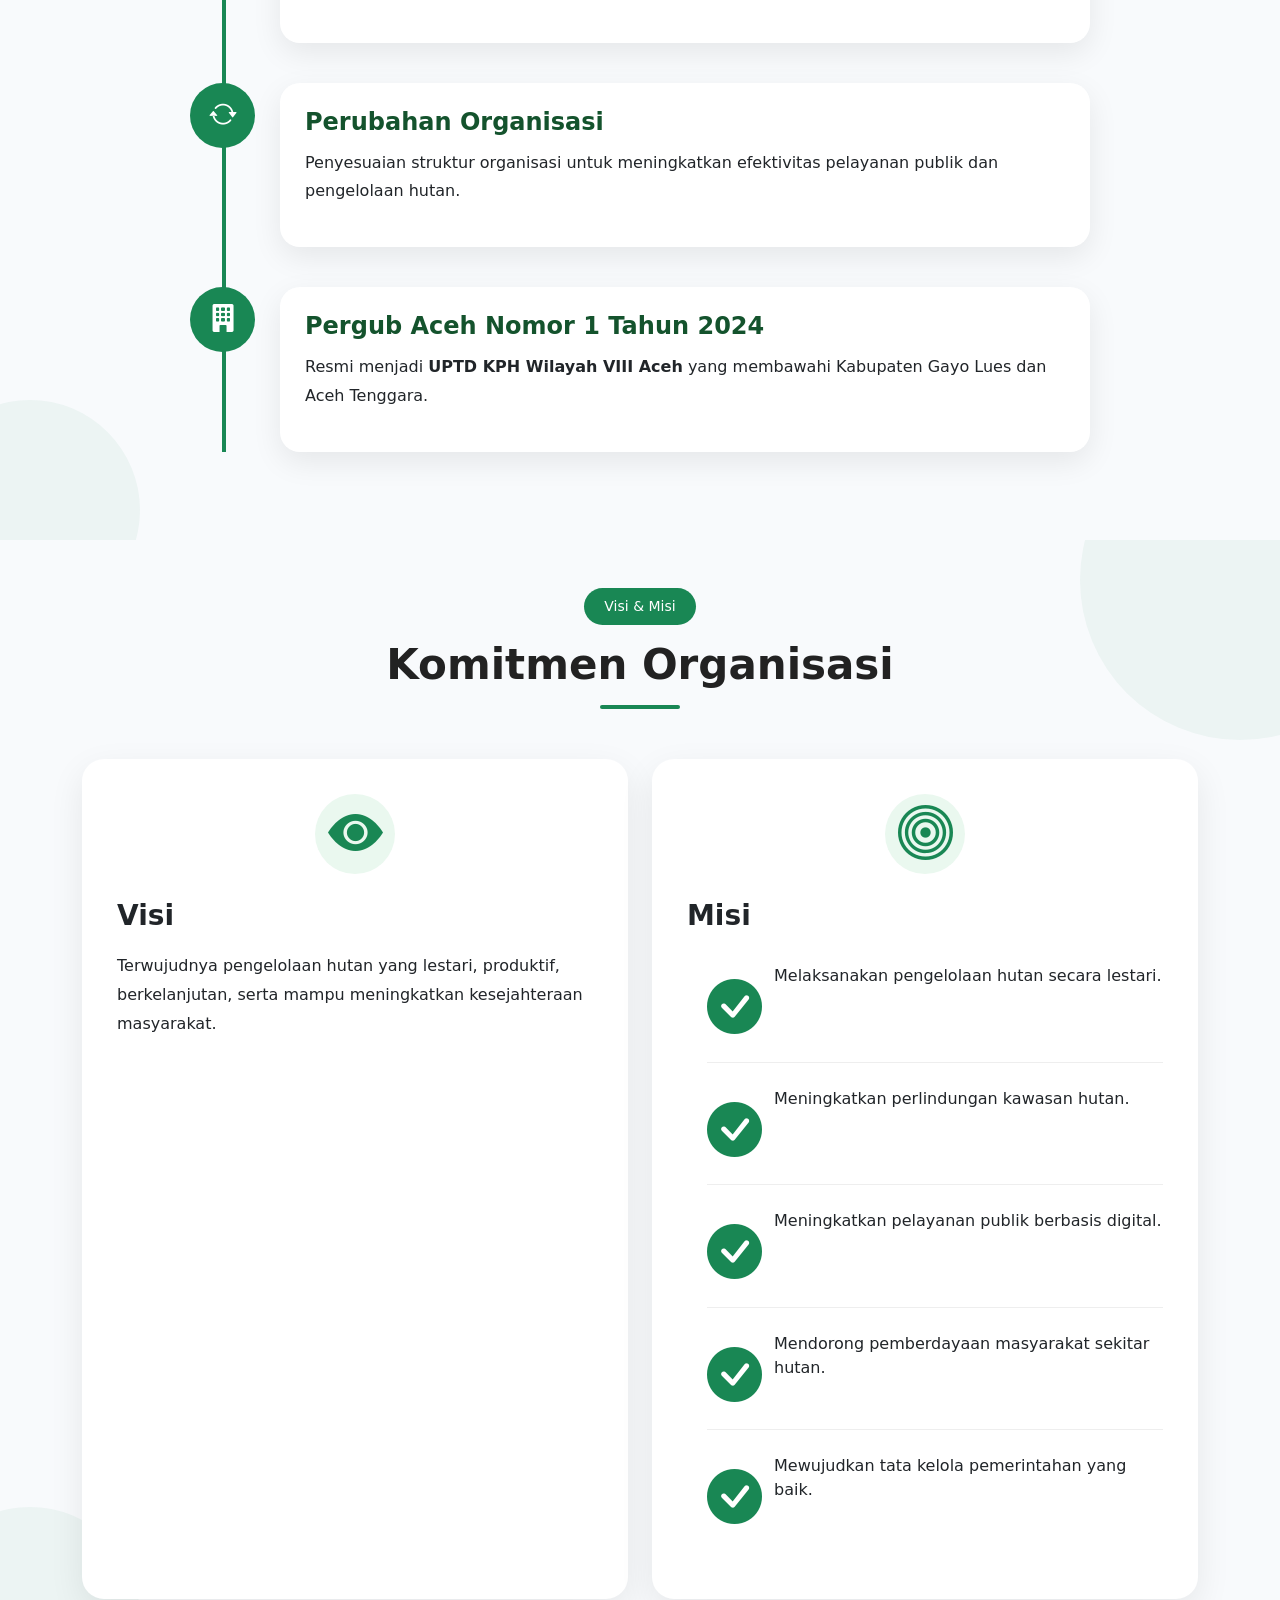
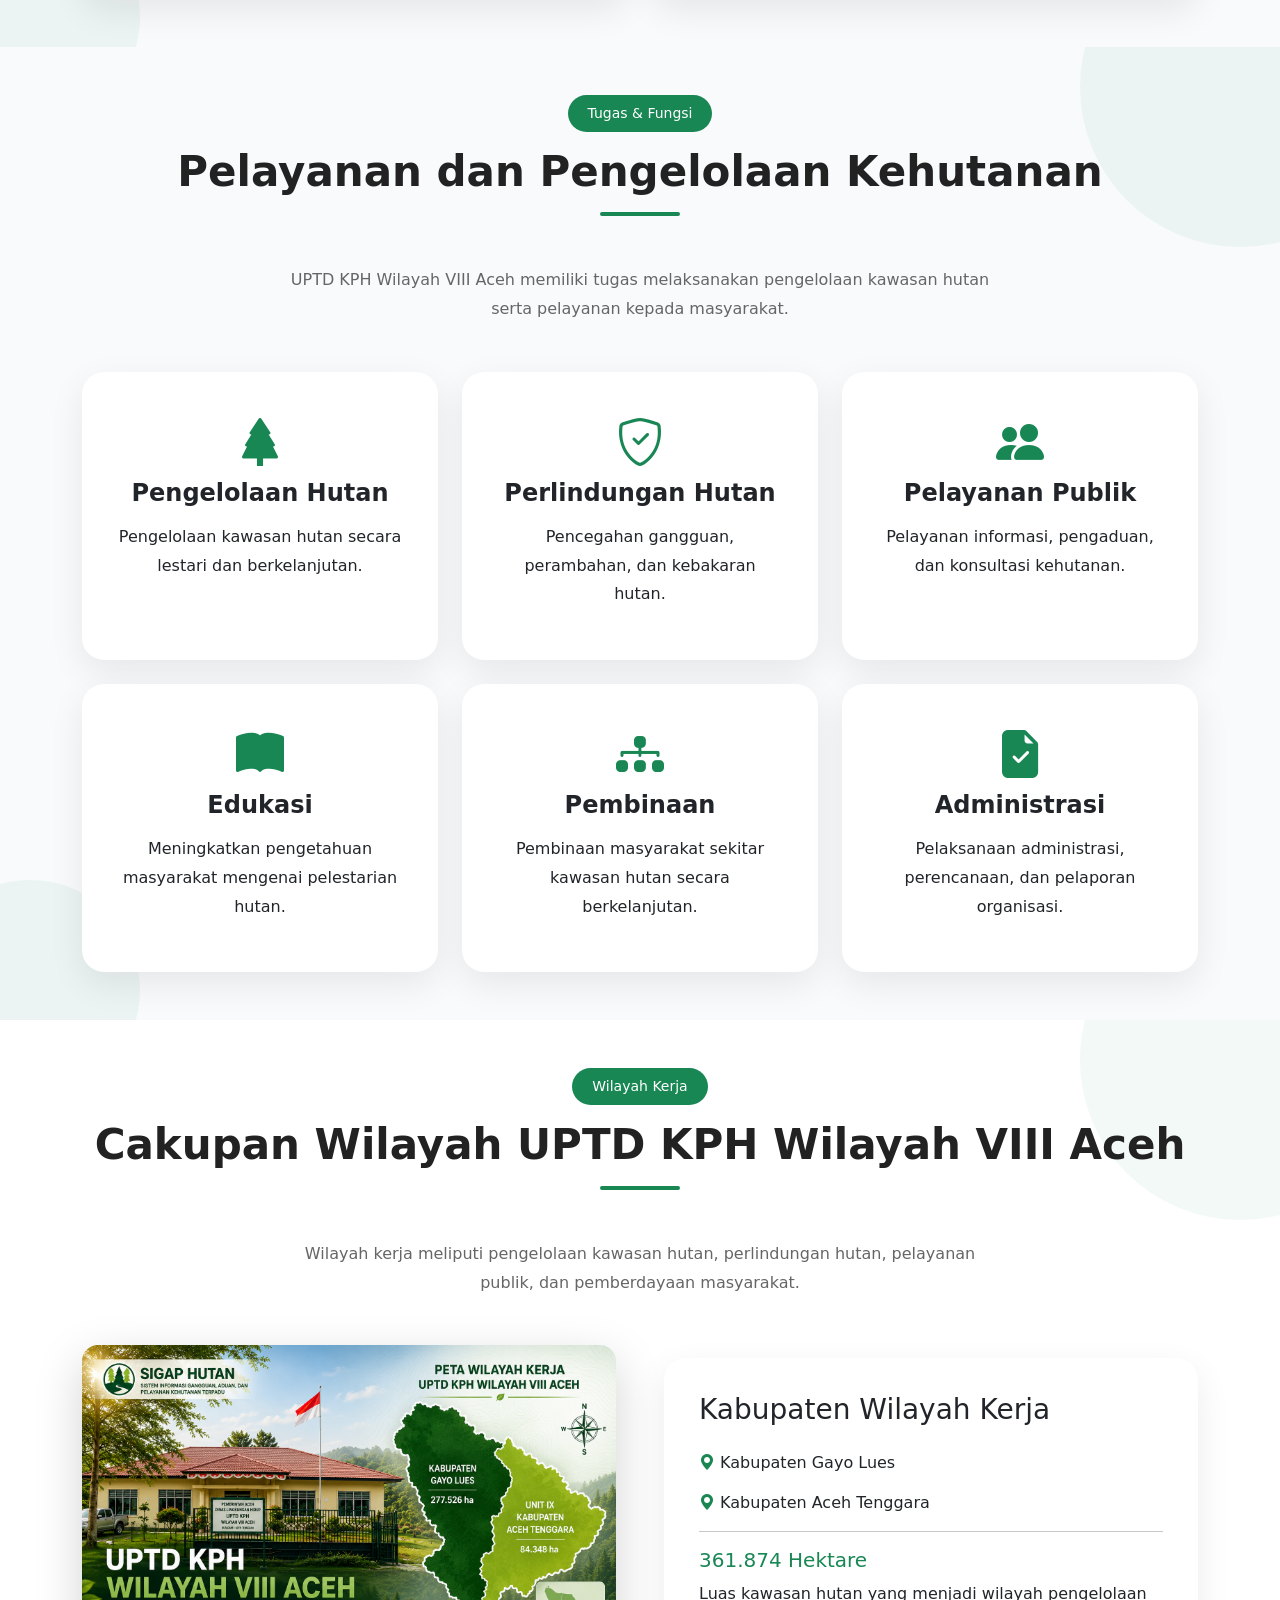
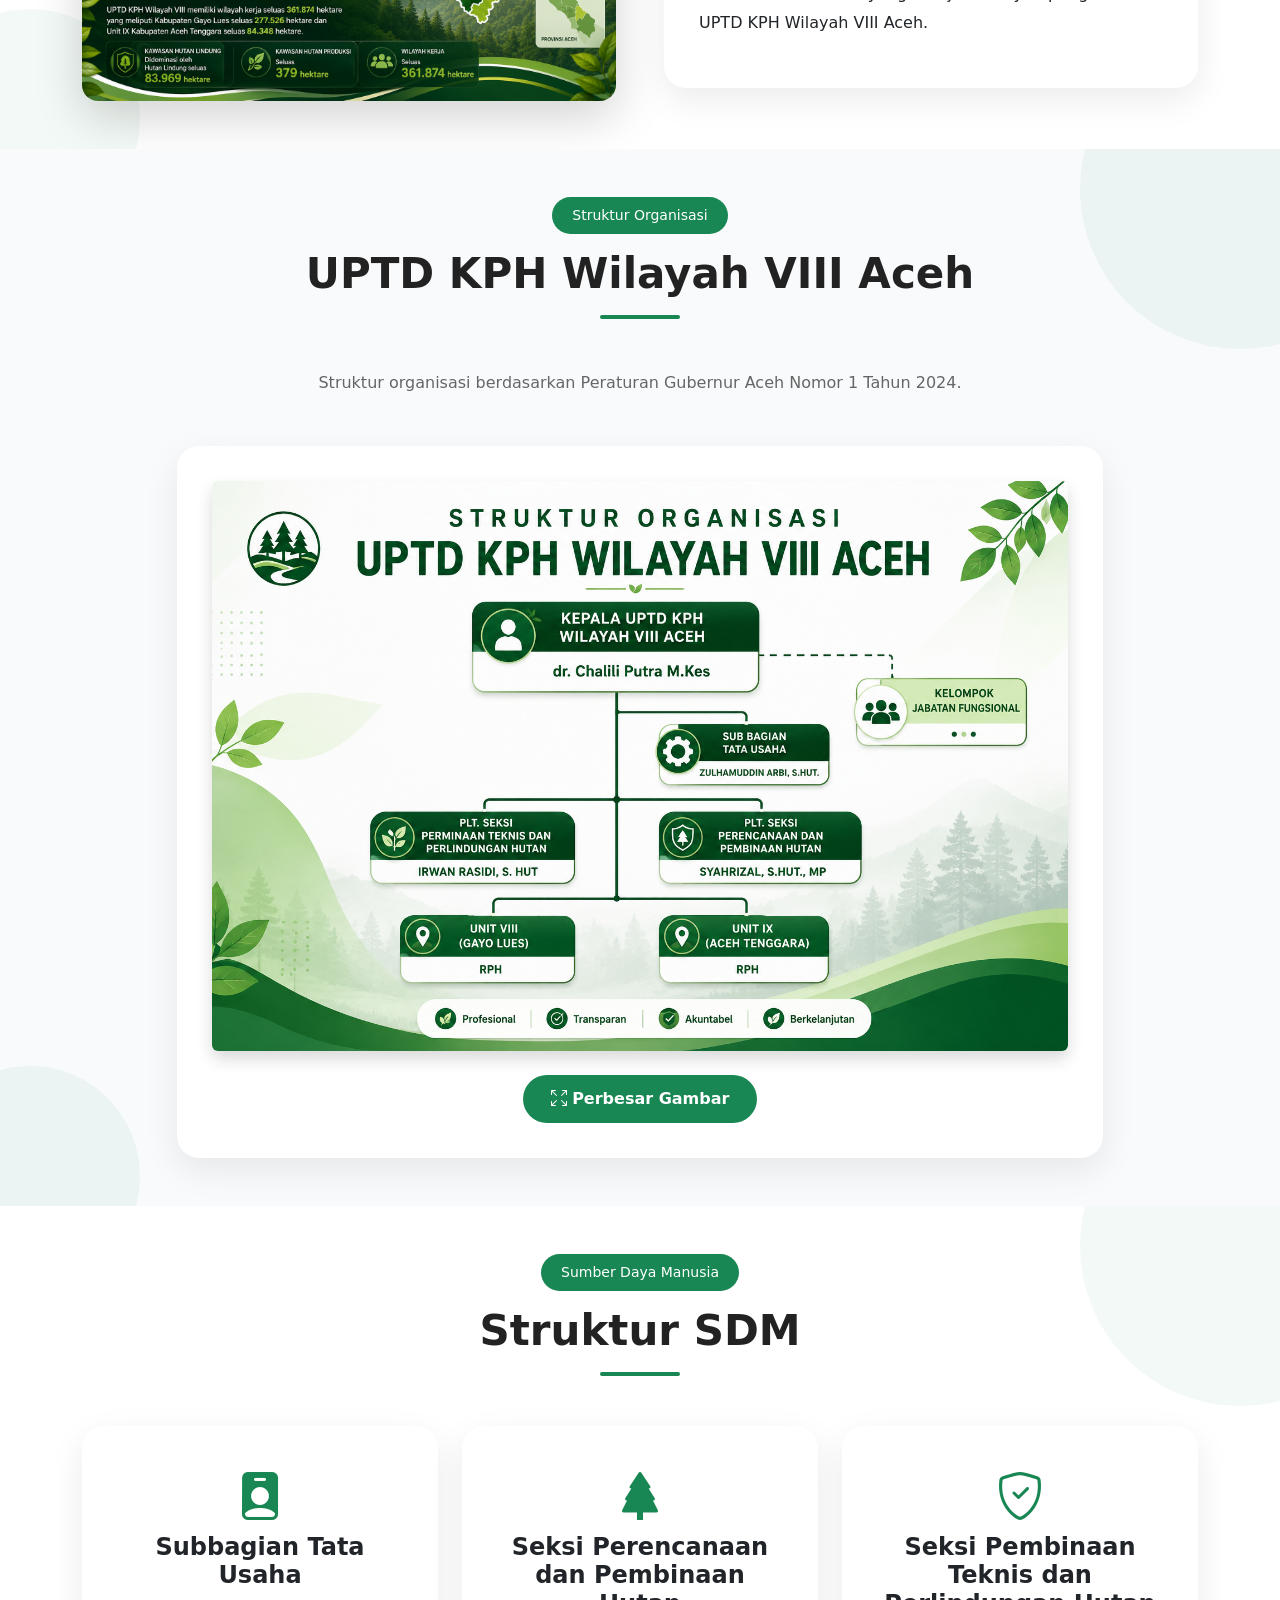
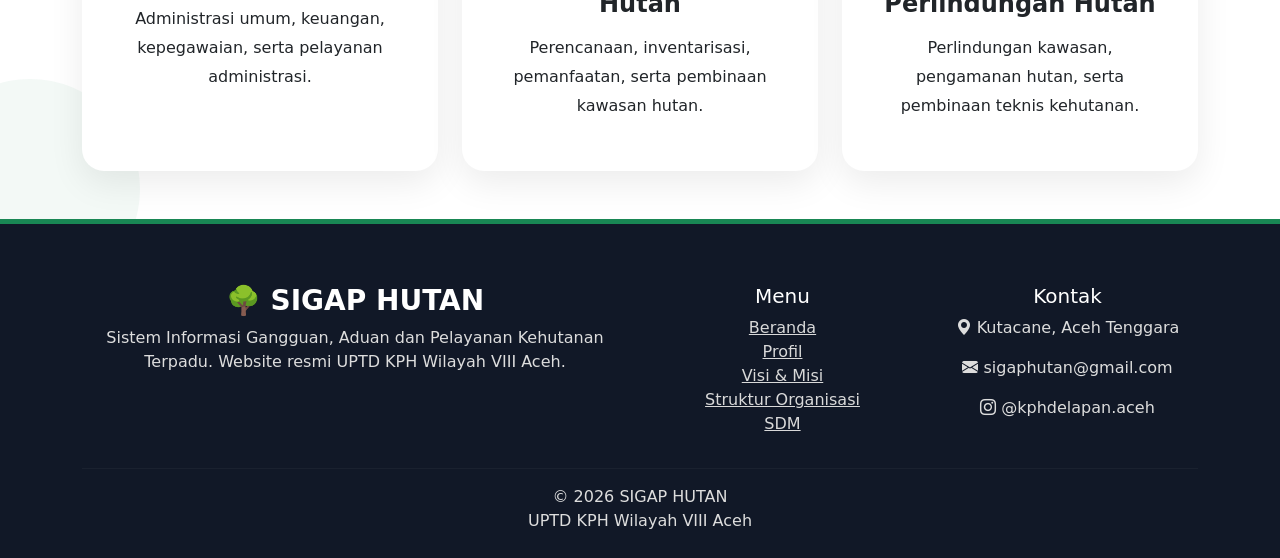
<file: pages/informasi.html>
<!DOCTYPE html>
<html lang="id">

<head>

<meta charset="UTF-8">
<meta name="viewport" content="width=device-width, initial-scale=1.0">

<title>Informasi | SIGAP HUTAN</title>

<meta name="description"
content="Informasi UPTD KPH Wilayah VIII Aceh meliputi profil organisasi, sejarah, visi, misi, wilayah kerja, struktur organisasi dan sumber daya manusia.">

<link rel="icon" href="../images/logo.png">

<!-- Bootstrap -->
<link href="https://cdn.jsdelivr.net/npm/bootstrap@5.3.3/dist/css/bootstrap.min.css" rel="stylesheet">

<!-- Bootstrap Icons -->
<link rel="stylesheet"
href="https://cdn.jsdelivr.net/npm/bootstrap-icons@1.11.3/font/bootstrap-icons.min.css">

<!-- AOS -->
<link href="https://unpkg.com/aos@2.3.4/dist/aos.css" rel="stylesheet">

<!-- CSS -->
<link rel="stylesheet" href="../css/style.css">

</head>

<body>

<!-- ================================================= -->
<!-- NAVBAR -->
<!-- ================================================= -->

<nav class="navbar navbar-expand-lg navbar-dark fixed-top">

<div class="container">

<a class="navbar-brand d-flex align-items-center"
href="../index.html">

<img src="../images/logo.png"
class="logo"
alt="SIGAP HUTAN">

<div class="ms-3">

<h4 class="mb-0 fw-bold">
SIGAP HUTAN
</h4>

<small>
Sistem Informasi Gangguan, Aduan dan
Pelayanan Kehutanan Terpadu
</small>

</div>

</a>

<button class="navbar-toggler"
type="button"
data-bs-toggle="collapse"
data-bs-target="#navbarMenu">

<span class="navbar-toggler-icon"></span>

</button>

<div class="collapse navbar-collapse"
id="navbarMenu">

<ul class="navbar-nav ms-auto">

<li class="nav-item">
<a class="nav-link"
href="../index.html">

<i class="bi bi-house-door"></i>
Beranda

</a>
</li>

<li class="nav-item">
<a class="nav-link active"
href="#">

<i class="bi bi-info-circle"></i>
Informasi

</a>
</li>

<li class="nav-item">
<a class="nav-link"
href="edukasi.html">

<i class="bi bi-book"></i>
Edukasi

</a>
</li>

<li class="nav-item">
<a class="nav-link"
href="pengaduan.html">

<i class="bi bi-exclamation-octagon"></i>
Pengaduan

</a>
</li>

<li class="nav-item">
<a class="nav-link"
href="kontak.html">

<i class="bi bi-envelope"></i>
Kontak

</a>
</li>

</ul>

</div>

</div>

</nav>

<!-- ================================================= -->
<!-- HERO -->
<!-- ================================================= -->

<section class="hero-informasi">

<div class="hero-overlay">

<div class="container">

<div class="row align-items-center gy-5">

<!-- LEFT -->

<div class="col-lg-12"
data-aos="fade-right">

<span class="hero-badge">

🌿 UPTD KPH WILAYAH VIII ACEH

</span>

<h1 class="display-3 fw-bold mt-4">

Informasi
<span>SIGAP HUTAN</span>

</h1>

<p class="hero-text mt-4">

Halaman ini menyajikan informasi lengkap mengenai
UPTD Kesatuan Pengelolaan Hutan Wilayah VIII Aceh,
meliputi profil organisasi, sejarah,
visi dan misi, tugas dan fungsi,
wilayah kerja, struktur organisasi,
serta sumber daya manusia.

</p>

<div class="mt-5">

<a href="#profil"
class="btn btn-success btn-lg rounded-pill px-5">

<i class="bi bi-arrow-down-circle-fill"></i>

Profil Organisasi

</a>

<a href="../index.html"
class="btn btn-outline-light btn-lg rounded-pill px-5 ms-2">

<i class="bi bi-house-fill"></i>

Beranda

</a>

</div>

</div>

</div>

<!-- =============================== -->
<!-- HERO STATISTIC -->
<!-- =============================== -->

<div class="row g-4 mt-5">

<div class="col-lg-4">

<div class="hero-card">

<i class="bi bi-tree-fill"></i>

<h2>
361.874
</h2>

<p>

Hektare Kawasan Hutan

</p>

</div>

</div>

<div class="col-lg-4">

<div class="hero-card">

<i class="bi bi-geo-alt-fill"></i>

<h2>

2

</h2>

<p>

Kabupaten Wilayah Kerja

</p>

</div>

</div>

<div class="col-lg-4">

<div class="hero-card">

<i class="bi bi-building-fill"></i>

<h2>

UPTD

</h2>

<p>

KPH Wilayah VIII Aceh

</p>

</div>

</div>

</div>

</div>

</div>

</section>

<!-- ================================================= -->
<!-- QUICK MENU -->
<!-- ================================================= -->

<section class="quick-menu py-5">

<div class="container">

<div class="text-center mb-5">

<span class="subtitle">
Navigasi Cepat
</span>

<h2 class="section-title">

Informasi Organisasi

</h2>

<p class="section-desc">

Pilih menu berikut untuk melihat informasi mengenai
UPTD KPH Wilayah VIII Aceh.

</p>

</div>

<div class="row g-4">

<div class="col-lg-3 col-md-6">

<a href="#profil" class="quick-card">

<i class="bi bi-building-fill"></i>

<h5>Profil</h5>

<p>
Profil organisasi
</p>

</a>

</div>

<div class="col-lg-3 col-md-6">

<a href="#sejarah" class="quick-card">

<i class="bi bi-clock-history"></i>

<h5>Sejarah</h5>

<p>
Riwayat pembentukan
</p>

</a>

</div>

<div class="col-lg-3 col-md-6">

<a href="#visi" class="quick-card">

<i class="bi bi-bullseye"></i>

<h5>Visi & Misi</h5>

<p>
Arah organisasi
</p>

</a>

</div>

<div class="col-lg-3 col-md-6">

<a href="#tugas" class="quick-card">

<i class="bi bi-list-check"></i>

<h5>Tugas</h5>

<p>
Tugas & fungsi
</p>

</a>

</div>

<div class="col-lg-3 col-md-6">

<a href="#wilayah" class="quick-card">

<i class="bi bi-map-fill"></i>

<h5>Wilayah</h5>

<p>
Wilayah kerja
</p>

</a>

</div>

<div class="col-lg-3 col-md-6">

<a href="#struktur" class="quick-card">

<i class="bi bi-diagram-3-fill"></i>

<h5>Struktur</h5>

<p>
Struktur organisasi
</p>

</a>

</div>

<div class="col-lg-3 col-md-6">

<a href="#sdm" class="quick-card">

<i class="bi bi-people-fill"></i>

<h5>SDM</h5>

<p>
Sumber daya manusia
</p>

</a>

</div>

<div class="col-lg-3 col-md-6">

<a href="../index.html" class="quick-card">

<i class="bi bi-house-door-fill"></i>

<h5>Beranda</h5>

<p>
Kembali ke halaman utama
</p>

</a>

</div>

</div>

</div>

</section>

<!-- ================================================= -->
<!-- PROFIL -->
<!-- ================================================= -->

<section id="profil" class="profil-section py-5">

<div class="container">

<div class="row align-items-center gy-5">

<div class="col-lg-6"
data-aos="fade-right">

<img src="../images/kantor-kph.jpg"
class="img-fluid rounded-4 shadow-lg"
alt="Kantor KPH">

</div>

<div class="col-lg-6"
data-aos="fade-left">

<span class="subtitle">

Tentang Organisasi

</span>

<h2 class="section-title">

UPTD KPH Wilayah VIII Aceh

</h2>

<p class="lead">

UPTD Kesatuan Pengelolaan Hutan Wilayah VIII Aceh
merupakan Unit Pelaksana Teknis Daerah di bawah
Dinas Lingkungan Hidup dan Kehutanan Aceh
yang melaksanakan pengelolaan kawasan hutan,
perlindungan hutan, pelayanan publik,
serta pemberdayaan masyarakat.

</p>

<div class="row mt-4 g-3">

<div class="col-6">

<div class="info-card">

<i class="bi bi-geo-alt-fill"></i>

<h3>

2

</h3>

<span>

Kabupaten

</span>

</div>

</div>

<div class="col-6">

<div class="info-card">

<i class="bi bi-tree-fill"></i>

<h3>

361.874

</h3>

<span>

Hektare

</span>

</div>

</div>

<div class="col-6">

<div class="info-card">

<i class="bi bi-shield-check"></i>

<h3>

24/7

</h3>

<span>

Pelayanan

</span>

</div>

</div>

<div class="col-6">

<div class="info-card">

<i class="bi bi-people-fill"></i>

<h3>

Publik

</h3>

<span>

Berorientasi Masyarakat

</span>

</div>

</div>

</div>

<div class="mt-5">

<a href="#sejarah"
class="btn btn-success btn-lg rounded-pill">

<i class="bi bi-arrow-down-circle-fill"></i>

Lanjut ke Sejarah

</a>

</div>

</div>

</div>

</div>

</section>

<!-- ================================================= -->
<!-- SEJARAH -->
<!-- ================================================= -->

<section id="sejarah" class="section-light py-5">

<div class="container">

<div class="text-center mb-5">

<span class="subtitle">

Sejarah

</span>

<h2 class="section-title">

Perjalanan UPTD KPH Wilayah VIII Aceh

</h2>

<p class="section-desc">

Perjalanan perubahan organisasi hingga menjadi
UPTD KPH Wilayah VIII Aceh saat ini.

</p>

</div>

<div class="timeline">

<div class="timeline-item" data-aos="fade-up">

<div class="timeline-icon">

<i class="bi bi-calendar-event-fill"></i>

</div>

<div class="timeline-content">

<h4>Pergub Aceh Nomor 46 Tahun 2018</h4>

<p>

Pembentukan Unit Pelaksana Teknis Daerah
Kesatuan Pengelolaan Hutan sebagai bagian
dari pengelolaan kawasan hutan Provinsi Aceh.

</p>

</div>

</div>

<div class="timeline-item" data-aos="fade-up">

<div class="timeline-icon">

<i class="bi bi-arrow-repeat"></i>

</div>

<div class="timeline-content">

<h4>Perubahan Organisasi</h4>

<p>

Penyesuaian struktur organisasi
untuk meningkatkan efektivitas
pelayanan publik dan pengelolaan hutan.

</p>

</div>

</div>

<div class="timeline-item" data-aos="fade-up">

<div class="timeline-icon">

<i class="bi bi-building-fill"></i>

</div>

<div class="timeline-content">

<h4>Pergub Aceh Nomor 1 Tahun 2024</h4>

<p>

Resmi menjadi
<strong>UPTD KPH Wilayah VIII Aceh</strong>
yang membawahi Kabupaten
Gayo Lues dan Aceh Tenggara.

</p>

</div>

</div>

</div>

</div>

</section>

<!-- ================================================= -->
<!-- VISI MISI -->
<!-- ================================================= -->

<section id="visi" class="py-5">

<div class="container">

<div class="text-center mb-5">

<span class="subtitle">

Visi & Misi

</span>

<h2 class="section-title">

Komitmen Organisasi

</h2>

</div>

<div class="row g-4">

<div class="col-lg-6">

<div class="modern-card h-100">

<div class="icon-circle">

<i class="bi bi-eye-fill"></i>

</div>

<h3>

Visi

</h3>

<p>

Terwujudnya pengelolaan hutan
yang lestari,
produktif,
berkelanjutan,
serta mampu meningkatkan
kesejahteraan masyarakat.

</p>

</div>

</div>

<div class="col-lg-6">

<div class="modern-card h-100">

<div class="icon-circle">

<i class="bi bi-bullseye"></i>

</div>

<h3>

Misi

</h3>

<ul class="list-modern">

<li>
<i class="bi bi-check-circle-fill"></i>
Melaksanakan pengelolaan hutan secara lestari.
</li>

<li>
<i class="bi bi-check-circle-fill"></i>
Meningkatkan perlindungan kawasan hutan.
</li>

<li>
<i class="bi bi-check-circle-fill"></i>
Meningkatkan pelayanan publik berbasis digital.
</li>

<li>
<i class="bi bi-check-circle-fill"></i>
Mendorong pemberdayaan masyarakat sekitar hutan.
</li>

<li>
<i class="bi bi-check-circle-fill"></i>
Mewujudkan tata kelola pemerintahan yang baik.
</li>

</ul>

</div>

</div>

</div>

</div>

</section>

<!-- ================================================= -->
<!-- TUGAS & FUNGSI -->
<!-- ================================================= -->

<section id="tugas" class="section-light py-5">

<div class="container">

<div class="text-center mb-5">

<span class="subtitle">

Tugas & Fungsi

</span>

<h2 class="section-title">

Pelayanan dan Pengelolaan Kehutanan

</h2>

<p class="section-desc">

UPTD KPH Wilayah VIII Aceh memiliki tugas
melaksanakan pengelolaan kawasan hutan
serta pelayanan kepada masyarakat.

</p>

</div>

<div class="row g-4">

<div class="col-lg-4">

<div class="feature-card">

<i class="bi bi-tree-fill"></i>

<h4>

Pengelolaan Hutan

</h4>

<p>

Pengelolaan kawasan hutan
secara lestari dan berkelanjutan.

</p>

</div>

</div>

<div class="col-lg-4">

<div class="feature-card">

<i class="bi bi-shield-check"></i>

<h4>

Perlindungan Hutan

</h4>

<p>

Pencegahan gangguan,
perambahan,
dan kebakaran hutan.

</p>

</div>

</div>

<div class="col-lg-4">

<div class="feature-card">

<i class="bi bi-people-fill"></i>

<h4>

Pelayanan Publik

</h4>

<p>

Pelayanan informasi,
pengaduan,
dan konsultasi kehutanan.

</p>

</div>

</div>

<div class="col-lg-4">

<div class="feature-card">

<i class="bi bi-book-fill"></i>

<h4>

Edukasi

</h4>

<p>

Meningkatkan pengetahuan
masyarakat mengenai
pelestarian hutan.

</p>

</div>

</div>

<div class="col-lg-4">

<div class="feature-card">

<i class="bi bi-diagram-3-fill"></i>

<h4>

Pembinaan

</h4>

<p>

Pembinaan masyarakat
sekitar kawasan hutan
secara berkelanjutan.

</p>

</div>

</div>

<div class="col-lg-4">

<div class="feature-card">

<i class="bi bi-file-earmark-check-fill"></i>

<h4>

Administrasi

</h4>

<p>

Pelaksanaan administrasi,
perencanaan,
dan pelaporan organisasi.

</p>

</div>

</div>

</div>

</div>

</section>

<!-- ================================================= -->
<!-- WILAYAH KERJA -->
<!-- ================================================= -->

<section id="wilayah" class="py-5">

<div class="container">

<div class="text-center mb-5">

<span class="subtitle">
Wilayah Kerja
</span>

<h2 class="section-title">
Cakupan Wilayah UPTD KPH Wilayah VIII Aceh
</h2>

<p class="section-desc">
Wilayah kerja meliputi pengelolaan kawasan hutan,
perlindungan hutan, pelayanan publik,
dan pemberdayaan masyarakat.
</p>

</div>

<div class="row align-items-center g-5">

<div class="col-lg-6" data-aos="fade-right">

<img src="../images/hero-informasi.png"
     class="img-fluid rounded-4 shadow-lg"
     alt="Wilayah Kerja">

</div>

<div class="col-lg-6" data-aos="fade-left">

<div class="modern-card">

<h3 class="mb-4">
Kabupaten Wilayah Kerja
</h3>

<div class="mb-3">

<i class="bi bi-geo-alt-fill text-success"></i>
Kabupaten Gayo Lues

</div>

<div class="mb-3">

<i class="bi bi-geo-alt-fill text-success"></i>
Kabupaten Aceh Tenggara

</div>

<hr>

<h5 class="text-success">

361.874 Hektare

</h5>

<p>

Luas kawasan hutan yang menjadi
wilayah pengelolaan UPTD KPH Wilayah VIII Aceh.

</p>

</div>

</div>

</div>

</div>

</section>

<!-- ================================================= -->
<!-- STRUKTUR ORGANISASI -->
<!-- ================================================= -->

<section id="struktur" class="section-light py-5">

<div class="container">

<div class="text-center mb-5">

<span class="subtitle">

Struktur Organisasi

</span>

<h2 class="section-title">

UPTD KPH Wilayah VIII Aceh

</h2>

<p class="section-desc">

Struktur organisasi berdasarkan
Peraturan Gubernur Aceh Nomor 1 Tahun 2024.

</p>

</div>

<div class="row justify-content-center">

<div class="col-lg-10">

<div class="modern-card text-center">

<img src="../images/struktur-organisasi.png"
class="img-fluid rounded shadow"
alt="Struktur Organisasi">

<div class="mt-4">

<a href="../images/struktur-organisasi.png"
target="_blank"
class="btn btn-success rounded-pill">

<i class="bi bi-arrows-fullscreen"></i>

Perbesar Gambar

</a>

</div>

</div>

</div>

</div>

</div>

</section>

<!-- ================================================= -->
<!-- SDM -->
<!-- ================================================= -->

<section id="sdm" class="py-5">

<div class="container">

<div class="text-center mb-5">

<span class="subtitle">

Sumber Daya Manusia

</span>

<h2 class="section-title">

Struktur SDM

</h2>

</div>

<div class="row g-4">

<div class="col-lg-4">

<div class="feature-card">

<i class="bi bi-person-badge-fill"></i>

<h4>

Subbagian Tata Usaha

</h4>

<p>

Administrasi umum,
keuangan,
kepegawaian,
serta pelayanan administrasi.

</p>

</div>

</div>

<div class="col-lg-4">

<div class="feature-card">

<i class="bi bi-tree-fill"></i>

<h4>

Seksi Perencanaan dan Pembinaan Hutan

</h4>

<p>

Perencanaan,
inventarisasi,
pemanfaatan,
serta pembinaan kawasan hutan.

</p>

</div>

</div>

<div class="col-lg-4">

<div class="feature-card">

<i class="bi bi-shield-check"></i>

<h4>

Seksi Pembinaan Teknis dan Perlindungan Hutan

</h4>

<p>

Perlindungan kawasan,
pengamanan hutan,
serta pembinaan teknis kehutanan.

</p>

</div>

</div>

</div>

</div>

</section>

<!-- ================================================= -->
<!-- FOOTER -->
<!-- ================================================= -->

<footer class="footer">

<div class="container">

<div class="row gy-4">

<div class="col-lg-6">

<h3 class="fw-bold">

🌳 SIGAP HUTAN

</h3>

<p>

Sistem Informasi Gangguan,
Aduan dan Pelayanan Kehutanan Terpadu.

Website resmi UPTD KPH Wilayah VIII Aceh.

</p>

</div>

<div class="col-lg-3">

<h5>

Menu

</h5>

<ul class="list-unstyled">

<li><a href="../index.html">Beranda</a></li>

<li><a href="#profil">Profil</a></li>

<li><a href="#visi">Visi & Misi</a></li>

<li><a href="#struktur">Struktur Organisasi</a></li>

<li><a href="#sdm">SDM</a></li>

</ul>

</div>

<div class="col-lg-3">

<h5>

Kontak

</h5>

<p>

<i class="bi bi-geo-alt-fill"></i>

Kutacane,
Aceh Tenggara

</p>

<p>

<i class="bi bi-envelope-fill"></i>

sigaphutan@gmail.com

</p>

<p>

<i class="bi bi-instagram"></i>

@kphdelapan.aceh

</p>

</div>

</div>

<hr>

<div class="text-center">

<p class="mb-0">

© 2026 SIGAP HUTAN

<br>

UPTD KPH Wilayah VIII Aceh

</p>

</div>

</div>

</footer>

<!-- Bootstrap -->

<script src="https://cdn.jsdelivr.net/npm/bootstrap@5.3.3/dist/js/bootstrap.bundle.min.js"></script>

<!-- AOS -->

<script src="https://unpkg.com/aos@2.3.4/dist/aos.js"></script>

<script>

AOS.init({
duration:1000,
once:true
});

</script>

</body>
</html>
</file>
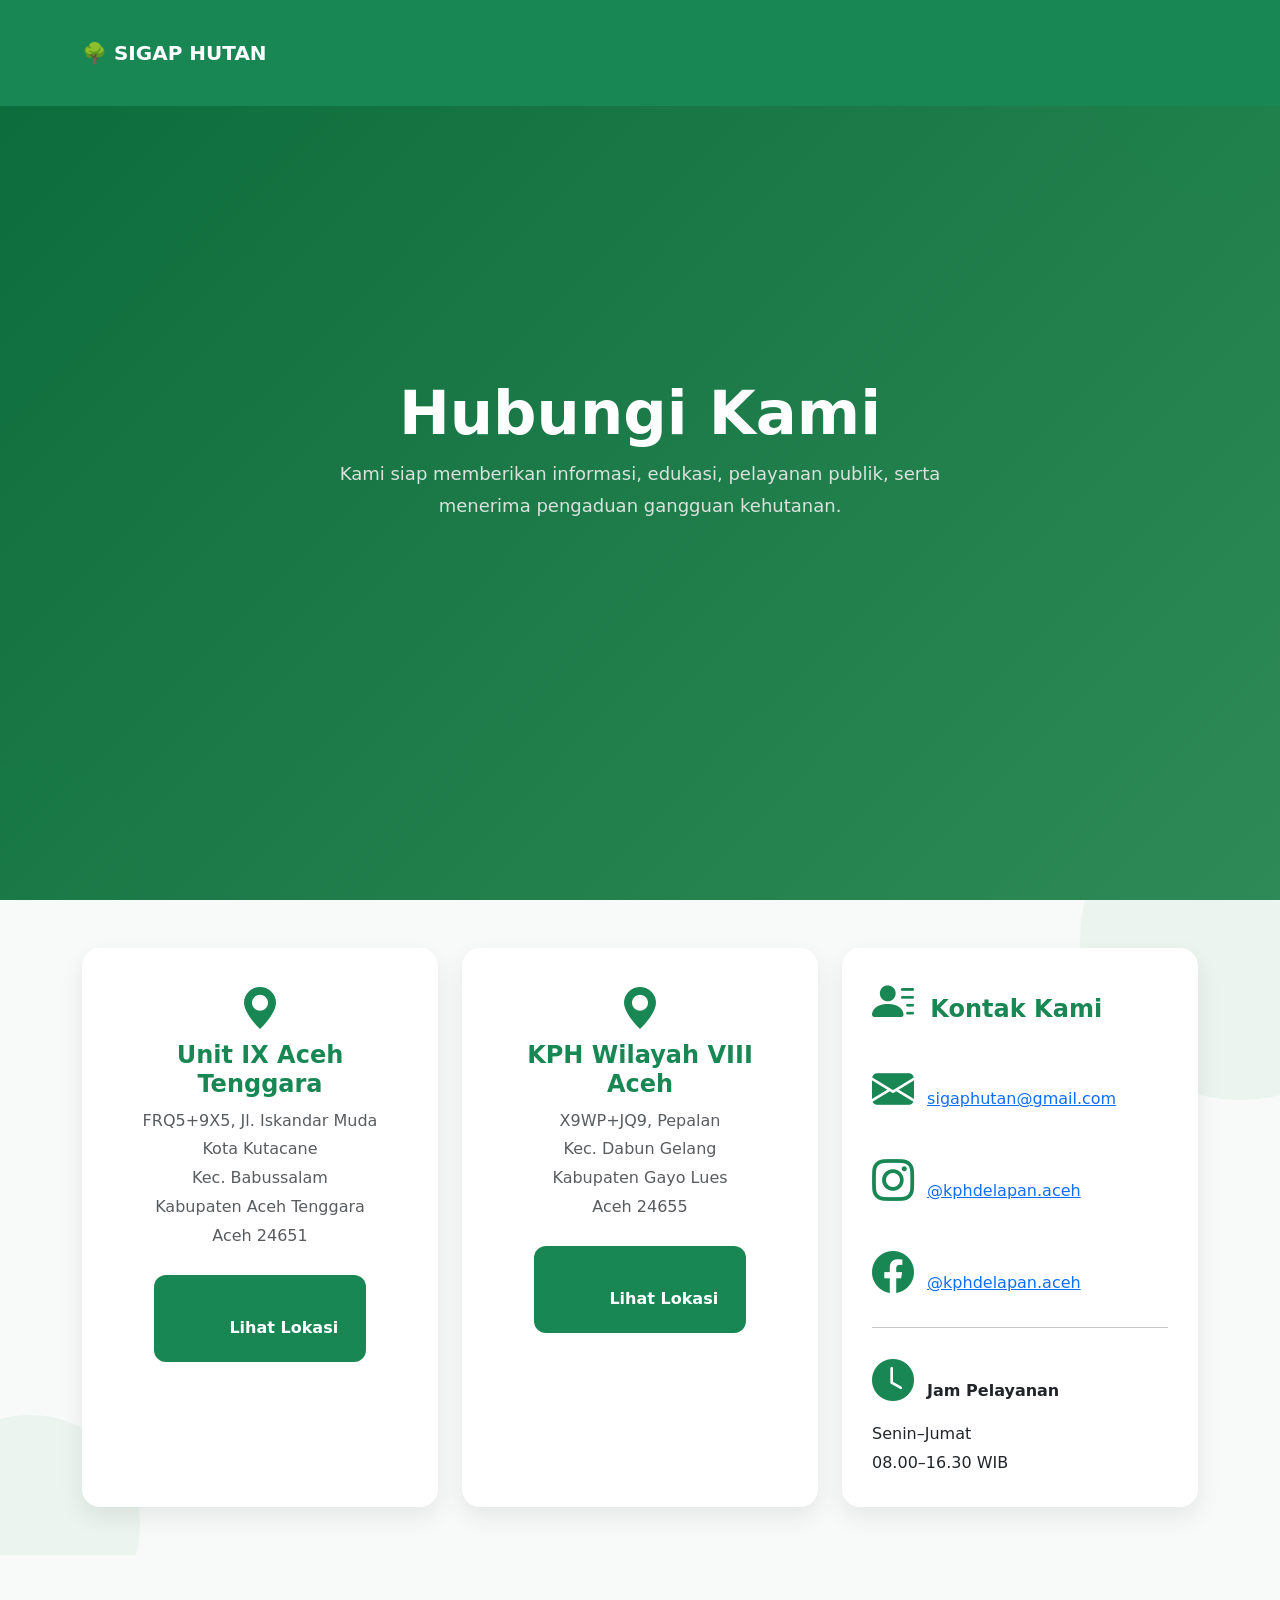
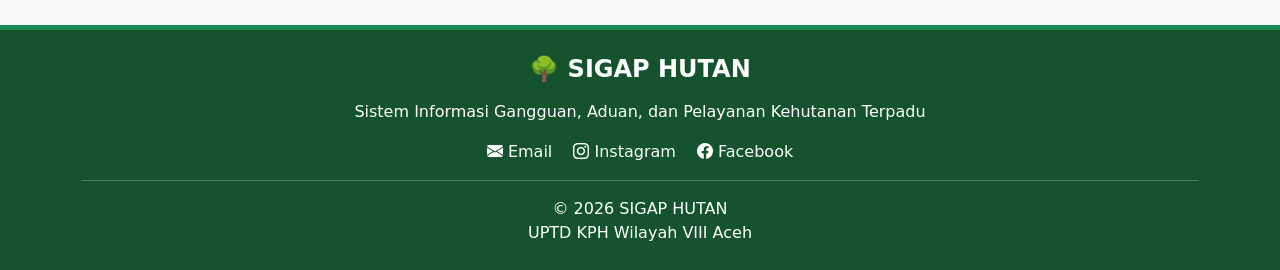
<file: pages/kontak.html>
<!DOCTYPE html>
<html lang="id">
<head>

<meta charset="UTF-8">
<meta name="viewport" content="width=device-width, initial-scale=1">

<title>Kontak | SIGAP HUTAN</title>

<link href="https://cdn.jsdelivr.net/npm/bootstrap@5.3.3/dist/css/bootstrap.min.css" rel="stylesheet">

<link href="https://cdn.jsdelivr.net/npm/bootstrap-icons@1.11.3/font/bootstrap-icons.css" rel="stylesheet">

<link rel="stylesheet" href="../css/style.css">

<link rel="icon" type="image/x-icon" href="../favicon.ico">
<link rel="icon" type="image/png" sizes="32x32" href="../images/logo.png">
<link rel="apple-touch-icon" href="../images/logo.png">

<style>

body{

background:#f7faf8;

}

.hero{

background:linear-gradient(135deg,#0B6B3A,#2E8B57);

color:white;

padding:60px 0;

text-align:center;

}

.hero h1{

font-weight:700;

}

.hero p{

max-width:650px;

margin:auto;

opacity:.9;

}

.card{

border:none;

border-radius:18px;

box-shadow:0 10px 25px rgba(0,0,0,.08);

transition:.3s;

height:100%;

}

.card:hover{

transform:translateY(-6px);

}

.card-body{

padding:30px;

}

.card i{

font-size:42px;

color:#198754;

margin-bottom:15px;

}

.btn-success{

border-radius:12px;

}

footer{

background:#14532D;

color:white;

padding:25px;

margin-top:70px;

text-align:center;

}

</style>

</head>

<body>

<nav class="navbar navbar-expand-lg navbar-dark bg-success">

<div class="container">

<a href="../index.html"

class="navbar-brand fw-bold">

🌳 SIGAP HUTAN

</a>

</div>

</nav>

<section class="hero">

<div class="container">

<h1>

Hubungi Kami

</h1>

<p>

Kami siap memberikan informasi, edukasi, pelayanan publik, serta menerima pengaduan gangguan kehutanan.

</p>

</div>

</section>

<section class="py-5">

<div class="container">

<div class="row g-4">
  <!-- Card Aceh Tenggara -->
<div class="col-lg-4 col-md-6">
    <div class="card text-center">
        <div class="card-body">
            <i class="bi bi-geo-alt-fill"></i>

            <h4 class="fw-bold text-success">
                Unit IX Aceh Tenggara
            </h4>

            <p class="text-muted mb-4">
                FRQ5+9X5, Jl. Iskandar Muda<br>
                Kota Kutacane<br>
                Kec. Babussalam<br>
                Kabupaten Aceh Tenggara<br>
                Aceh 24651
            </p>

            <a href="https://maps.google.com/?q=FRQ5+9X5,+Jl.+Iskandar+Muda,+Kutacane"
               target="_blank"
               class="btn btn-success">
                <i class="bi bi-map"></i>
                Lihat Lokasi
            </a>

        </div>
    </div>
</div>

<!-- Card Gayo Lues -->
<div class="col-lg-4 col-md-6">
    <div class="card text-center">
        <div class="card-body">
            <i class="bi bi-geo-alt-fill"></i>

            <h4 class="fw-bold text-success">
                KPH Wilayah VIII Aceh
            </h4>

            <p class="text-muted mb-4">
                X9WP+JQ9, Pepalan<br>
                Kec. Dabun Gelang<br>
                Kabupaten Gayo Lues<br>
                Aceh 24655
            </p>

            <a href="https://maps.google.com/?q=X9WP+JQ9,+Pepalan,+Dabun+Gelang"
               target="_blank"
               class="btn btn-success">
                <i class="bi bi-map"></i>
                Lihat Lokasi
            </a>

        </div>
    </div>
</div>

<!-- Card Kontak -->
<div class="col-lg-4">
    <div class="card">
        <div class="card-body">

            <h4 class="fw-bold text-success mb-4">
                <i class="bi bi-person-lines-fill me-2"></i>
                Kontak Kami
            </h4>

            <p>
                <i class="bi bi-envelope-fill me-2"></i>
                <a href="mailto:sigaphutan@gmail.com">
                    sigaphutan@gmail.com
                </a>
            </p>

            <p>
                <i class="bi bi-instagram me-2"></i>
                <a href="https://www.instagram.com/kphdelapan.aceh/"
                   target="_blank">
                    @kphdelapan.aceh
                </a>
            </p>

            <p>
                <i class="bi bi-facebook me-2"></i>
                <a href="https://www.facebook.com/kphdelapan.aceh"
                   target="_blank">
                    @kphdelapan.aceh
                </a>
            </p>

            <hr>

            <p class="mb-0">
                <i class="bi bi-clock-fill me-2"></i>
                <strong>Jam Pelayanan</strong><br>
                Senin–Jumat<br>
                08.00–16.30 WIB
            </p>

        </div>
    </div>
</div>
    </div>
</div>

</section>

<footer>

    <div class="container">

        <h4 class="fw-bold mb-3">
            🌳 SIGAP HUTAN
        </h4>

        <p class="mb-3">
            Sistem Informasi Gangguan, Aduan, dan Pelayanan Kehutanan Terpadu
        </p>

        <div class="mb-3">

            <a href="mailto:sigaphutan@gmail.com"
               class="text-white text-decoration-none me-3">
                <i class="bi bi-envelope-fill"></i>
                Email
            </a>

            <a href="https://www.instagram.com/kphdelapan.aceh/"
               target="_blank"
               class="text-white text-decoration-none me-3">
                <i class="bi bi-instagram"></i>
                Instagram
            </a>

            <a href="https://www.facebook.com/kphdelapan.aceh"
               target="_blank"
               class="text-white text-decoration-none">
                <i class="bi bi-facebook"></i>
                Facebook
            </a>

        </div>

        <hr class="border-light">

        <p class="mb-0">
            © <span id="year"></span> SIGAP HUTAN<br>
            UPTD KPH Wilayah VIII Aceh
        </p>

    </div>

</footer>

<script>
document.getElementById("year").textContent = new Date().getFullYear();
</script>

<script src="https://cdn.jsdelivr.net/npm/bootstrap@5.3.3/dist/js/bootstrap.bundle.min.js"></script>

</body>
</html>
</file>
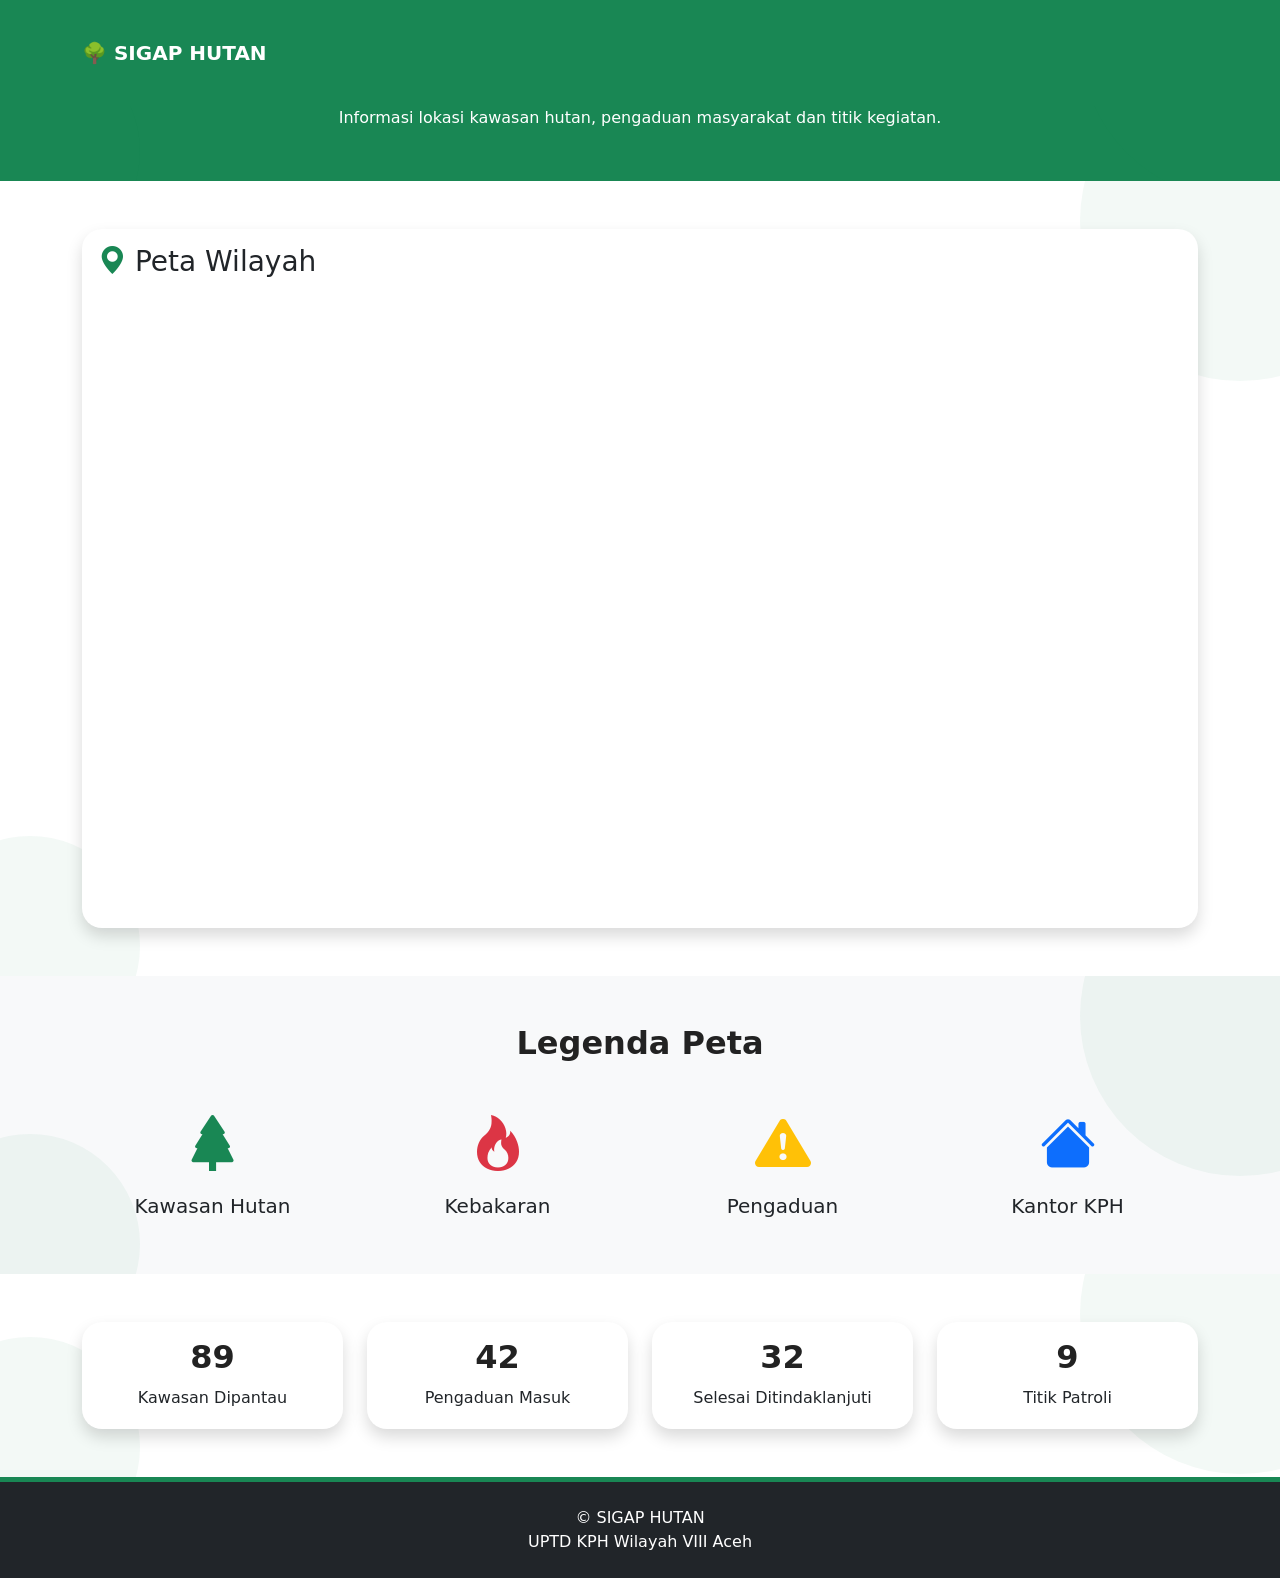
<file: pages/peta.html>
<!DOCTYPE html>
<html lang="id">
<head>

<meta charset="UTF-8">
<meta name="viewport" content="width=device-width, initial-scale=1.0">

<title>Peta Interaktif | SIGAP HUTAN</title>

<link href="https://cdn.jsdelivr.net/npm/bootstrap@5.3.3/dist/css/bootstrap.min.css" rel="stylesheet">

<link rel="stylesheet" href="../css/style.css">

<link rel="icon" type="image/x-icon" href="../favicon.ico">
<link rel="icon" type="image/png" sizes="32x32" href="../images/logo.png">
<link rel="apple-touch-icon" href="../images/logo.png">

<link rel="stylesheet"
href="https://cdn.jsdelivr.net/npm/bootstrap-icons@1.11.3/font/bootstrap-icons.min.css">

</head>

<body>

<!-- Navbar -->

<nav class="navbar navbar-expand-lg navbar-dark bg-success">

<div class="container">

<a href="../index.html" class="navbar-brand fw-bold">

🌳 SIGAP HUTAN

</a>

</div>

</nav>

<!-- Header -->

<section class="bg-success text-white py-5">

<div class="container text-center">

<h1 class="fw-bold">

Peta Interaktif SIGAP HUTAN

</h1>

<p>

Informasi lokasi kawasan hutan, pengaduan masyarakat dan titik kegiatan.

</p>

</div>

</section>

<!-- Peta -->

<section class="py-5">

<div class="container">

<div class="card shadow border-0">

<div class="card-body">

<h3 class="mb-4">

<i class="bi bi-geo-alt-fill text-success"></i>

Peta Wilayah

</h3>

<div class="ratio ratio-16x9">

<iframe
src="https://maps.google.com/maps?q=Kutacane&t=&z=12&ie=UTF8&iwloc=&output=embed"
allowfullscreen>

</iframe>

</div>

</div>

</div>

</div>

</section>

<!-- Legenda -->

<section class="py-5 bg-light">

<div class="container">

<h2 class="text-center mb-5">

Legenda Peta

</h2>

<div class="row text-center">

<div class="col-md-3">

<i class="bi bi-tree-fill text-success display-4"></i>

<h5 class="mt-3">

Kawasan Hutan

</h5>

</div>

<div class="col-md-3">

<i class="bi bi-fire text-danger display-4"></i>

<h5 class="mt-3">

Kebakaran

</h5>

</div>

<div class="col-md-3">

<i class="bi bi-exclamation-triangle-fill text-warning display-4"></i>

<h5 class="mt-3">

Pengaduan

</h5>

</div>

<div class="col-md-3">

<i class="bi bi-house-fill text-primary display-4"></i>

<h5 class="mt-3">

Kantor KPH

</h5>

</div>

</div>

</div>

</section>

<!-- Statistik -->

<section class="py-5">

<div class="container">

<div class="row g-4">

<div class="col-md-3">

<div class="card text-center shadow">

<div class="card-body">

<h2 class="counter" data-target="124">124</h2>

<p>Kawasan Dipantau</p>

</div>

</div>

</div>

<div class="col-md-3">

<div class="card text-center shadow">

<div class="card-body">

<h2 class="counter" data-target="58">58</h2>

<p>Pengaduan Masuk</p>

</div>

</div>

</div>

<div class="col-md-3">

<div class="card text-center shadow">

<div class="card-body">

<h2 class="counter" data-target="45">45</h2>

<p>Selesai Ditindaklanjuti</p>

</div>

</div>

</div>

<div class="col-md-3">

<div class="card text-center shadow">

<div class="card-body">

<h2 class="counter" data-target="12">12</h2>

<p>Titik Patroli</p>

</div>

</div>

</div>

</div>

</div>

</section>

<!-- Footer -->

<footer class="bg-dark text-white text-center p-4">

© <span id="year"></span> SIGAP HUTAN

<br>

UPTD KPH Wilayah VIII Aceh

</footer>

<script src="../js/script.js"></script>

</body>

</html>
</file>
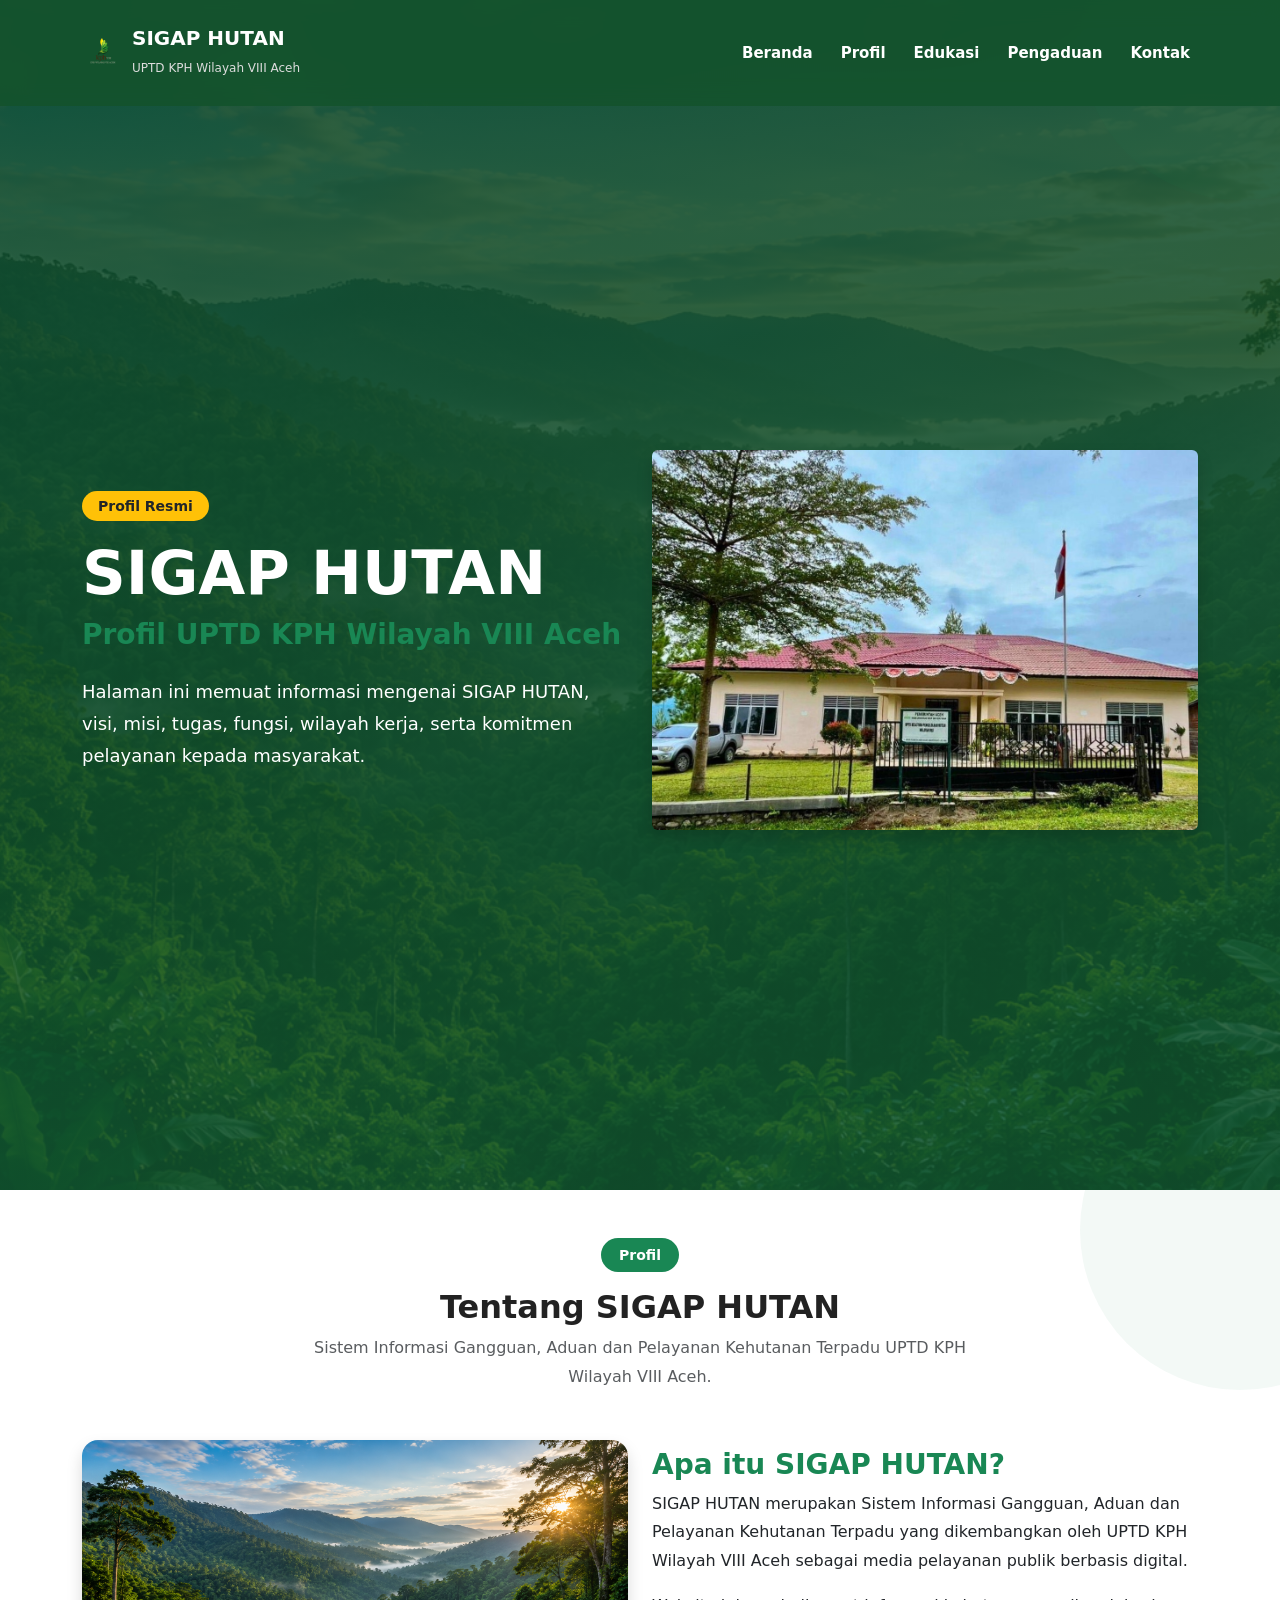
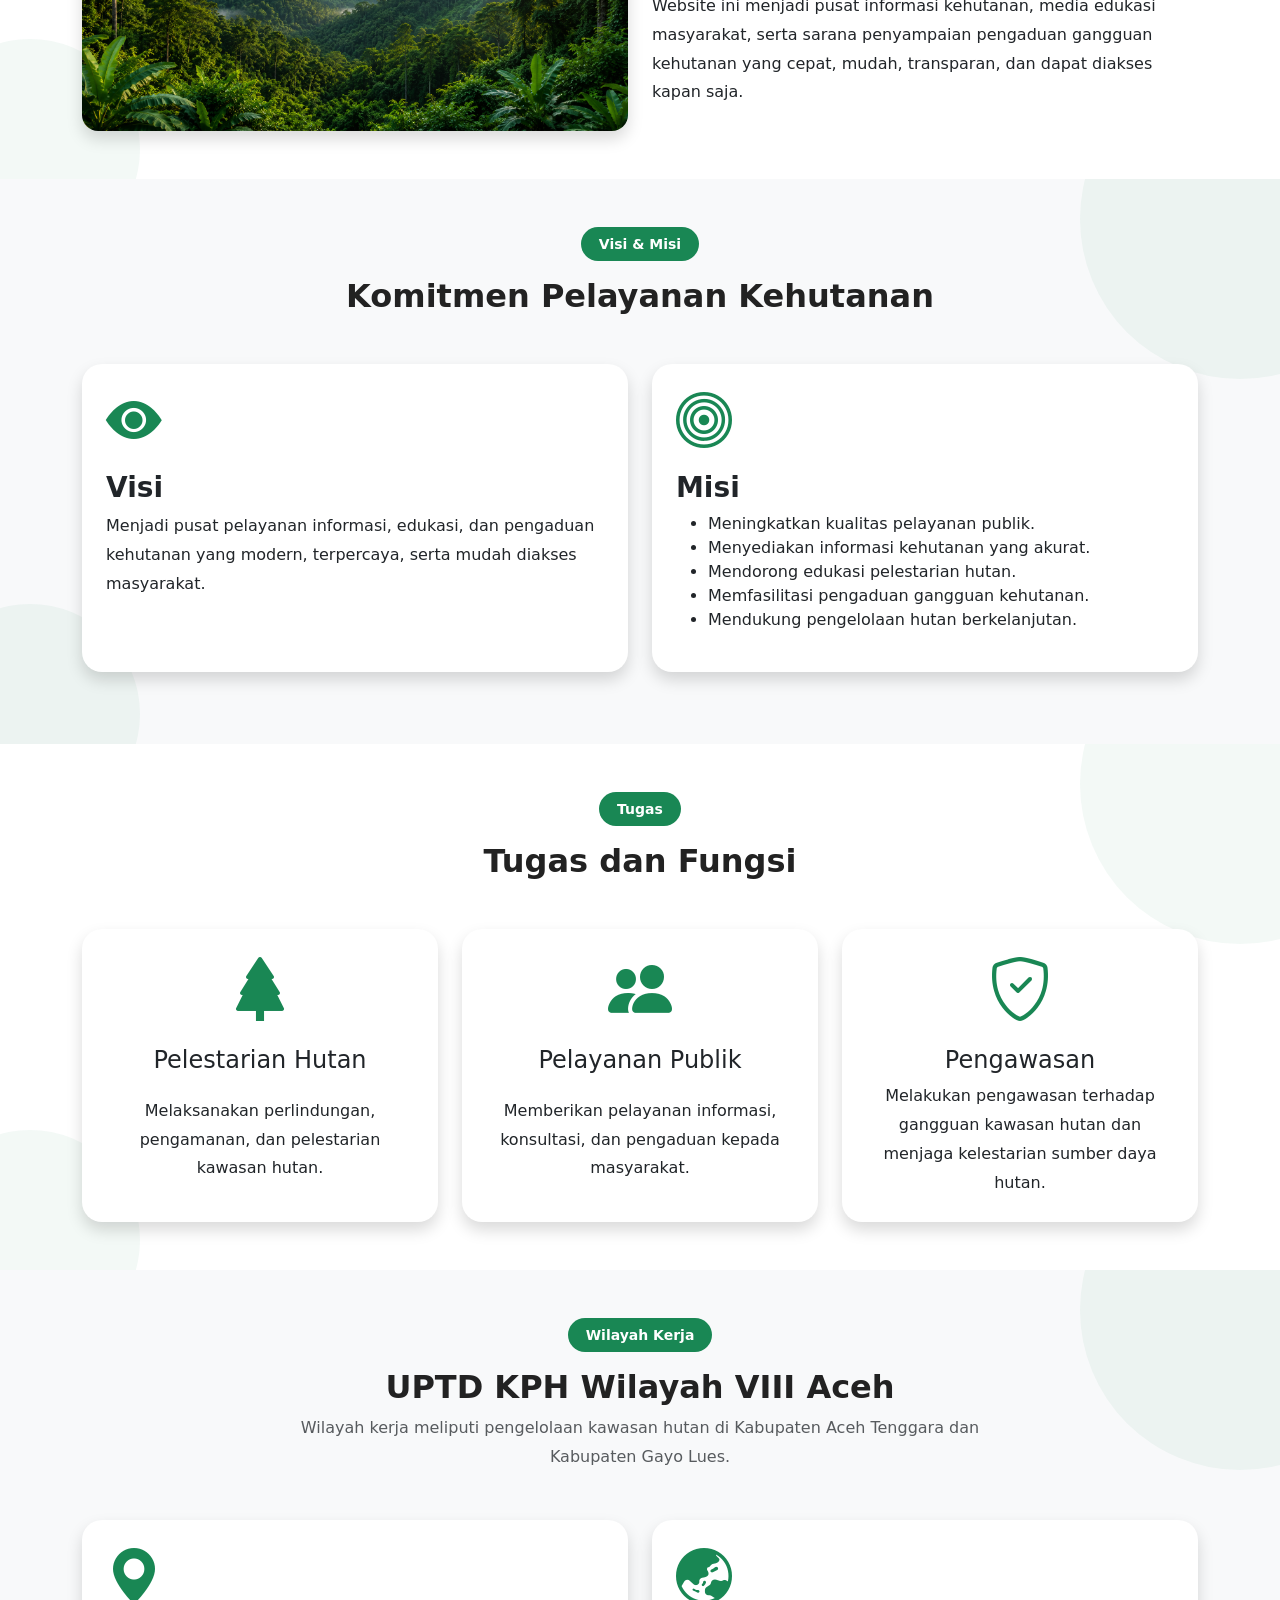
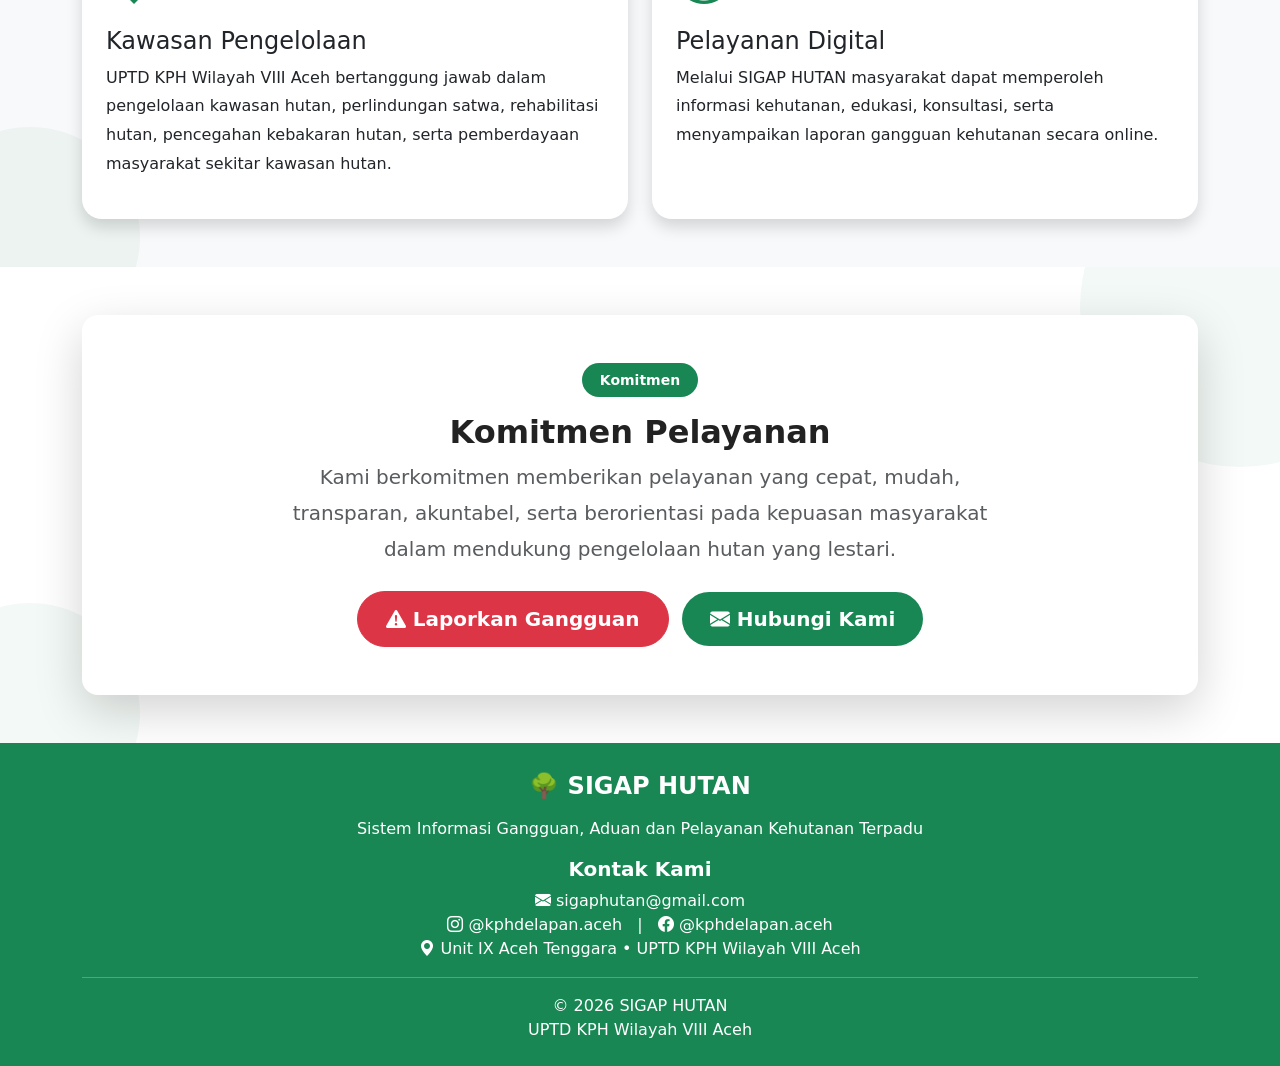
<file: pages/profil.html>
<!DOCTYPE html>
<html lang="id">

<head>
    <meta charset="UTF-8">
    <meta name="viewport" content="width=device-width, initial-scale=1.0">

    <title>Profil SIGAP HUTAN | UPTD KPH Wilayah VIII Aceh</title>

    <meta name="description"
        content="Profil SIGAP HUTAN, Sistem Informasi Gangguan, Aduan dan Pelayanan Kehutanan Terpadu UPTD KPH Wilayah VIII Aceh.">

    <meta name="keywords"
        content="SIGAP HUTAN, Profil, Kehutanan Aceh">

    <meta name="robots" content="index,follow">
    
    <link rel="canonical" href="https://sigaphutan.github.io/Sigap-Hutan/">

   <link rel="icon" type="image/x-icon" href="favicon.ico">
<link rel="icon" type="image/png" sizes="32x32" href="images/logo.png">
<link rel="apple-touch-icon" href="images/logo.png">

    <link href="https://cdn.jsdelivr.net/npm/bootstrap@5.3.3/dist/css/bootstrap.min.css"
        rel="stylesheet">

    <link rel="stylesheet"
        href="https://cdn.jsdelivr.net/npm/bootstrap-icons@1.11.3/font/bootstrap-icons.min.css">

    <link href="https://unpkg.com/aos@2.3.4/dist/aos.css"
        rel="stylesheet">

    <link rel="stylesheet"
        href="../css/style.css">

</head>

<body>

<nav class="navbar navbar-expand-lg navbar-dark fixed-top">

<div class="container">

<a class="navbar-brand d-flex align-items-center" href="../index.html">

<img src="../images/logo-kph.png" width="55" class="me-2">

<div>

<h5 class="mb-0 fw-bold">
SIGAP HUTAN
</h5>

<small>
UPTD KPH Wilayah VIII Aceh
</small>

</div>

</a>

<button class="navbar-toggler"
type="button"
data-bs-toggle="collapse"
data-bs-target="#navbarNav">

<span class="navbar-toggler-icon"></span>

</button>

<div class="collapse navbar-collapse"
id="navbarNav">

<ul class="navbar-nav ms-auto">

<li class="nav-item">
<a class="nav-link" href="../index.html">Beranda</a>
</li>

<li class="nav-item">
<a class="nav-link active" href="profil.html">Profil</a>
</li>

<li class="nav-item">
<a class="nav-link" href="edukasi.html">Edukasi</a>
</li>

<li class="nav-item">
<a class="nav-link" href="pengaduan.html">Pengaduan</a>
</li>

<li class="nav-item">
<a class="nav-link" href="kontak.html">Kontak</a>
</li>

</ul>

</div>

</div>

</nav>

<section class="hero">

<div class="container">

<div class="row align-items-center min-vh-100">

<div class="col-lg-6"
data-aos="fade-right">

<span class="badge bg-warning text-dark px-3 py-2 mb-3">
Profil Resmi
</span>

<h1 class="display-3 fw-bold text-white">
SIGAP HUTAN
</h1>

<h3 class="text-success mb-4">
Profil UPTD KPH Wilayah VIII Aceh
</h3>

<p class="lead text-white">
Halaman ini memuat informasi mengenai
SIGAP HUTAN,
visi,
misi,
tugas,
fungsi,
wilayah kerja,
serta komitmen pelayanan kepada masyarakat.
</p>

</div>

<div class="col-lg-6 text-center"
data-aos="fade-left">

<img src="../images/kantor-kph.jpg"
class="img-fluid rounded shadow"
alt="Kantor UPTD KPH Wilayah VIII Aceh">

</div>

</div>

</div>

</section>

<!-- ================================================= -->
<!-- PROFIL SIGAP HUTAN -->
<!-- ================================================= -->

<section class="py-5">

<div class="container">

<div class="text-center mb-5">

<span class="badge bg-success">
Profil
</span>

<h2 class="fw-bold mt-3">
Tentang SIGAP HUTAN
</h2>

<p class="text-muted">
Sistem Informasi Gangguan, Aduan dan Pelayanan Kehutanan Terpadu
UPTD KPH Wilayah VIII Aceh.
</p>

</div>

<div class="row align-items-center">

<div class="col-lg-6" data-aos="fade-right">

<img src="../images/hero.png"
class="img-fluid rounded-4 shadow"
alt="SIGAP HUTAN">

</div>

<div class="col-lg-6" data-aos="fade-left">

<h3 class="fw-bold text-success">
Apa itu SIGAP HUTAN?
</h3>

<p>
SIGAP HUTAN merupakan Sistem Informasi Gangguan,
Aduan dan Pelayanan Kehutanan Terpadu yang dikembangkan
oleh UPTD KPH Wilayah VIII Aceh sebagai media pelayanan
publik berbasis digital.
</p>

<p>
Website ini menjadi pusat informasi kehutanan,
media edukasi masyarakat,
serta sarana penyampaian pengaduan gangguan kehutanan
yang cepat, mudah, transparan, dan dapat diakses
kapan saja.
</p>

</div>

</div>

</div>

</section>

<!-- ================================================= -->
<!-- VISI MISI -->
<!-- ================================================= -->

<section class="py-5 bg-light">

<div class="container">

<div class="text-center mb-5">

<span class="badge bg-success">
Visi & Misi
</span>

<h2 class="fw-bold mt-3">
Komitmen Pelayanan Kehutanan
</h2>

</div>

<div class="row">

<div class="col-lg-6 mb-4">

<div class="card border-0 shadow h-100 p-4">

<i class="bi bi-eye-fill display-4 text-success mb-3"></i>

<h3 class="fw-bold">
Visi
</h3>

<p>
Menjadi pusat pelayanan informasi,
edukasi,
dan pengaduan kehutanan yang modern,
terpercaya,
serta mudah diakses masyarakat.
</p>

</div>

</div>

<div class="col-lg-6 mb-4">

<div class="card border-0 shadow h-100 p-4">

<i class="bi bi-bullseye display-4 text-success mb-3"></i>

<h3 class="fw-bold">
Misi
</h3>

<ul>

<li>Meningkatkan kualitas pelayanan publik.</li>

<li>Menyediakan informasi kehutanan yang akurat.</li>

<li>Mendorong edukasi pelestarian hutan.</li>

<li>Memfasilitasi pengaduan gangguan kehutanan.</li>

<li>Mendukung pengelolaan hutan berkelanjutan.</li>

</ul>

</div>

</div>

</div>

</div>

</section>

<!-- ================================================= -->
<!-- TUGAS & FUNGSI -->
<!-- ================================================= -->

<section class="py-5">

<div class="container">

<div class="text-center mb-5">

<span class="badge bg-success">
Tugas
</span>

<h2 class="fw-bold mt-3">
Tugas dan Fungsi
</h2>

</div>

<div class="row g-4">

<div class="col-lg-4">

<div class="card border-0 shadow h-100 p-4 text-center">

<i class="bi bi-tree-fill display-3 text-success"></i>

<h4 class="mt-3">
Pelestarian Hutan
</h4>

<p>
Melaksanakan perlindungan,
pengamanan,
dan pelestarian kawasan hutan.
</p>

</div>

</div>

<div class="col-lg-4">

<div class="card border-0 shadow h-100 p-4 text-center">

<i class="bi bi-people-fill display-3 text-success"></i>

<h4 class="mt-3">
Pelayanan Publik
</h4>

<p>
Memberikan pelayanan informasi,
konsultasi,
dan pengaduan kepada masyarakat.
</p>

</div>

</div>

<div class="col-lg-4">

<div class="card border-0 shadow h-100 p-4 text-center">

<i class="bi bi-shield-check display-3 text-success"></i>

<h4 class="mt-3">
Pengawasan
</h4>

<p>
Melakukan pengawasan terhadap gangguan kawasan hutan
dan menjaga kelestarian sumber daya hutan.
</p>

</div>

</div>

</div>

</div>

</section>

<!-- ================================================= -->
<!-- WILAYAH KERJA -->
<!-- ================================================= -->

<section class="py-5 bg-light">

<div class="container">

<div class="text-center mb-5">

<span class="badge bg-success">
Wilayah Kerja
</span>

<h2 class="fw-bold mt-3">
UPTD KPH Wilayah VIII Aceh
</h2>

<p class="text-muted">
Wilayah kerja meliputi pengelolaan kawasan hutan
di Kabupaten Aceh Tenggara dan Kabupaten Gayo Lues.
</p>

</div>

<div class="row g-4">

<div class="col-lg-6">

<div class="card border-0 shadow h-100 p-4">

<i class="bi bi-geo-alt-fill display-4 text-success mb-3"></i>

<h4>Kawasan Pengelolaan</h4>

<p>
UPTD KPH Wilayah VIII Aceh bertanggung jawab dalam
pengelolaan kawasan hutan, perlindungan satwa,
rehabilitasi hutan, pencegahan kebakaran hutan,
serta pemberdayaan masyarakat sekitar kawasan hutan.
</p>

</div>

</div>

<div class="col-lg-6">

<div class="card border-0 shadow h-100 p-4">

<i class="bi bi-globe-asia-australia display-4 text-success mb-3"></i>

<h4>Pelayanan Digital</h4>

<p>
Melalui SIGAP HUTAN masyarakat dapat memperoleh
informasi kehutanan, edukasi, konsultasi,
serta menyampaikan laporan gangguan kehutanan
secara online.
</p>

</div>

</div>

</div>

</div>

</section>

<!-- ================================================= -->
<!-- KOMITMEN -->
<!-- ================================================= -->

<section class="py-5">

<div class="container">

<div class="card border-0 shadow-lg rounded-4">

<div class="card-body p-5 text-center">

<span class="badge bg-success mb-3">
Komitmen
</span>

<h2 class="fw-bold">
Komitmen Pelayanan
</h2>

<p class="lead text-muted">

Kami berkomitmen memberikan pelayanan
yang cepat,
mudah,
transparan,
akuntabel,
serta berorientasi pada kepuasan masyarakat
dalam mendukung pengelolaan hutan yang lestari.

</p>

<div class="mt-4">

<a href="pengaduan.html"
class="btn btn-danger btn-lg me-2">

<i class="bi bi-exclamation-triangle-fill"></i>

Laporkan Gangguan

</a>

<a href="kontak.html"
class="btn btn-success btn-lg">

<i class="bi bi-envelope-fill"></i>

Hubungi Kami

</a>

</div>

</div>

</div>

</div>

</section>

<!-- ====================================== -->
<!-- FOOTER -->
<!-- ====================================== -->

<footer class="bg-success text-white py-4">

<div class="container text-center">

<h4 class="fw-bold mb-3">
🌳 SIGAP HUTAN
</h4>

<p class="mb-3">
Sistem Informasi Gangguan,
Aduan dan Pelayanan Kehutanan Terpadu
</p>

<h5 class="fw-bold">
Kontak Kami
</h5>

<p>

<i class="bi bi-envelope-fill"></i>

<a href="mailto:sigaphutan@gmail.com"
class="text-white text-decoration-none">

sigaphutan@gmail.com

</a>

</p>

<p>

<i class="bi bi-instagram"></i>

@kphdelapan.aceh

&nbsp; | &nbsp;

<i class="bi bi-facebook"></i>

@kphdelapan.aceh

</p>

<p>

<i class="bi bi-geo-alt-fill"></i>

Unit IX Aceh Tenggara •
UPTD KPH Wilayah VIII Aceh

</p>

<hr class="border-light">

<p class="mb-0">

© 2026 SIGAP HUTAN

<br>

UPTD KPH Wilayah VIII Aceh

</p>

</div>

</footer>

<script src="https://cdn.jsdelivr.net/npm/bootstrap@5.3.3/dist/js/bootstrap.bundle.min.js"></script>

<script src="https://unpkg.com/aos@2.3.4/dist/aos.js"></script>

<script>

AOS.init({

duration:1000,

once:true

});

</script>

</body>

</html>
</file>
<file: css/style.css>
/* ==========================================
   SIGAP HUTAN
   STYLE.CSS
========================================== */

@import url('https://fonts.googleapis.com/css2?family=Poppins:wght@300;400;500;600;700;800&display=swap');

:root{

--primary:#198754;
--secondary:#14532d;
--accent:#f59e0b;
--danger:#dc3545;
--light:#f8fafc;
--white:#ffffff;
--dark:#1f2937;
--text:#555;
--shadow:0 10px 30px rgba(0,0,0,.08);
--radius:20px;

}

*{

margin:0;
padding:0;
box-sizing:border-box;

}

/* =========================
   NAVBAR
========================= */

.navbar{
    background:rgba(20,83,45,.92);
    backdrop-filter:blur(12px);
    padding:8px 0;
   height:106px !important;

    position:fixed !important;
    top:0 !important;
    left:0 !important;
    width:100% !important;
    z-index:1000000 !important;
}

.navbar.scrolled{

background:#14532d;
box-shadow:var(--shadow);

}

.navbar-brand h5{

margin:0;
font-weight:700;

}

.navbar-brand small{

color:#ddd;

}

.navbar-brand img{

width:42px;

height:42px;

}

.nav-link{
    color:#fff !important;
    font-weight:600;
    font-size:15px;
    margin-left:8px;
    position:relative;
    transition:.3s;
}
.navbar-brand h5{
    font-size:20px;
}

.navbar-brand small{
    font-size:12px;
}

.navbar-nav{
    align-items:center;
    gap:4px;
}
.nav-link:hover{

color:#ffd54f !important;

}

.nav-link::after{

content:"";
position:absolute;
left:0;
bottom:-5px;
width:0%;
height:2px;
background:#ffd54f;
transition:.3s;

}

.nav-link:hover::after{

width:100%;

}

/* =========================
 HERO
========================= */

.hero{
    background:linear-gradient(rgba(10,70,35,.85),rgba(18,85,48,.85)),
               url("../images/hero.png") center center/cover no-repeat;

    min-height:100vh;
    display:flex;
    align-items:center;

    padding:190px 0 100px;
}

.hero h1{
    font-size:clamp(2.3rem,5vw,3.8rem);
}
.hero h3{

font-weight:600;
color:#ffe082;

}

.hero p{

font-size:18px;
line-height:1.8;
color:#eee;

}

.hero-image{
    width:100%;
    max-width:520px;
    animation:float 4s ease-in-out infinite;
}

.hero .img-fluid{
    width:100%;
    max-width:700px;
    height:auto;
    display:block;
    margin:auto;
}

@keyframes float{
    0%{transform:translateY(0);}
    50%{transform:translateY(-15px);}
    100%{transform:translateY(0);}
}

/* =========================
 BUTTON
========================= */

.btn{

border-radius:50px;
padding:12px 28px;
font-weight:600;
transition:.35s;

}

.btn-success{

background:var(--primary);
border:none;

}

.btn-success:hover{

background:#157347;
transform:translateY(-3px);

}

.btn-danger:hover{

transform:translateY(-3px);

}

.btn-outline-light:hover{

color:#14532d;

}

/* =========================
 BADGE
========================= */

.badge{

font-size:14px;
padding:10px 18px;
border-radius:30px;

}

/* =========================
 TENTANG
========================= */

#tentang img{

border-radius:20px;
box-shadow:var(--shadow);

}

#tentang h2{

font-weight:700;
color:#222;

}

#tentang p{

line-height:1.9;
color:#666;

}

#tentang .card{

border:none;
border-radius:20px;
transition:.3s;
box-shadow:var(--shadow);

}

#tentang .card:hover{

transform:translateY(-8px);

}

#tentang h3{

font-size:32px;
font-weight:700;
color:var(--primary);

}
/*=========================================
 QUICK SERVICE
=========================================*/

#layanan{
    background:#f8f9fa;
    padding-top:60px;
}

#layanan h2{

font-weight:700;
color:#222;

}

#layanan .card{

border:none;
border-radius:20px;
padding:30px 20px;
transition:.35s;
box-shadow:var(--shadow);
cursor:pointer;
background:#fff;

}

#layanan .card:hover{

transform:translateY(-10px);
background:var(--primary);
color:#fff;

}

#layanan .card:hover i{

color:#fff !important;
transform:scale(1.15);

}

#layanan i{

font-size:50px;
transition:.35s;

}

#layanan h6{

margin-top:18px;
font-weight:600;

}

/*=========================================
 BANNER PELAYANAN PUBLIK
=========================================*/

.banner-pelayanan{

background:linear-gradient(135deg,#fff8dc,#fff1b8);
border-radius:25px;
padding:60px;
box-shadow:var(--shadow);

}

.banner-pelayanan h2{

font-weight:700;
color:#222;

}

.banner-pelayanan p{

font-size:17px;
line-height:1.8;

}

.banner-pelayanan img{

max-height:320px;

}

/*=========================================
DASAR HUKUM
=========================================*/

.dasar-hukum .card{
    transition:all .3s ease;
    border-radius:20px;
}

.dasar-hukum .card:hover{
    transform:translateY(-8px);
    box-shadow:0 18px 35px rgba(0,0,0,.18)!important;
}

.dasar-hukum i{
    transition:.3s;
}

.dasar-hukum .card:hover i{
    transform:scale(1.1);
}

/*=========================================
 STATISTIK PENGUNJUNG
=========================================*/

.statistik{

border-radius:25px;
overflow:hidden;
box-shadow:var(--shadow);

}

.statistik-kiri{

background:var(--primary);
color:#fff;
display:flex;
justify-content:center;
align-items:center;
padding:40px;

}

.statistik-kanan{

background:#fff;

}

.statistik-item{

padding:35px;
text-align:center;
transition:.3s;

}

.statistik-item:hover{

background:#f8f9fa;

}

.statistik-item i{

font-size:45px;
color:var(--primary);

}

.statistik-item h2{

font-size:42px;
font-weight:700;
color:#222;

}

.statistik-item h6{

margin-top:15px;
color:#777;

}

/*=========================================
 VISI MISI
=========================================*/

#visi{

background:#f8fafc;

}

#visi .card{

border:none;
border-radius:20px;
padding:35px;
box-shadow:var(--shadow);
transition:.35s;

}

#visi .card:hover{

transform:translateY(-8px);

}

#visi i{

font-size:55px;
color:var(--primary);

}

#visi h3{

font-weight:700;
margin:20px 0;

}

#visi ul{

padding-left:20px;

}

#visi li{

margin-bottom:12px;

}

/*=========================================
 SECTION TITLE
=========================================*/

section h2{

font-weight:700;
color:#222;

}

section p{

line-height:1.8;

}

.text-center p{

max-width:700px;
margin:auto;

}
/*=========================================
 EDUKASI
=========================================*/

#edukasi{

background:#ffffff;

}

#edukasi .card{

border:none;
border-radius:20px;
overflow:hidden;
box-shadow:var(--shadow);
transition:.35s;

}

#edukasi .card:hover{

transform:translateY(-10px);

}

#edukasi .card-body{

padding:30px;

}

#edukasi i{

font-size:55px;
margin-bottom:20px;
display:block;

}

#edukasi h5{

font-weight:700;
margin-bottom:15px;

}

/*=========================================
 PENGADUAN
=========================================*/

#pengaduan{

background:#f8fafc;

}

#pengaduan form{

background:#fff;
padding:35px;
border-radius:20px;
box-shadow:var(--shadow);

}

#pengaduan .form-control,
#pengaduan .form-select{

border-radius:12px;
padding:14px;

}

#pengaduan textarea{

resize:none;

}

#pengaduan .card{

border:none;
border-radius:20px;
box-shadow:var(--shadow);

}

#pengaduan .list-group-item{

padding:18px;
border:none;

}

/*=========================================
 INFORMASI
=========================================*/

#informasi .card{

border:none;
border-radius:20px;
overflow:hidden;
transition:.35s;
box-shadow:var(--shadow);

}

#informasi .card:hover{

transform:translateY(-10px);

}

#informasi img{

height:220px;
object-fit:cover;

}

#informasi .card-body{

padding:25px;

}

#informasi h5{

font-weight:700;

}

/*=========================================
 PETA
=========================================*/

#peta iframe{

border:0;
border-radius:20px;
box-shadow:var(--shadow);

}

/*=========================================
    GALERI MODERN
=========================================*/

#galeri{
    background:#f8fafc;
}

#galeri .section-title{
    font-size:42px;
    font-weight:700;
    color:var(--secondary);
    text-align:center;
}

#galeri .section-subtitle{
    text-align:center;
    color:#666;
    max-width:650px;
    margin:10px auto 50px;
}

.gallery-card{
    background:#fff;
    border-radius:20px;
    overflow:hidden;
    box-shadow:0 12px 35px rgba(0,0,0,.08);
    transition:.35s;
    height:100%;
}

.gallery-card:hover{
    transform:translateY(-8px);
    box-shadow:0 20px 45px rgba(0,0,0,.15);
}

.gallery-card img{
    width:100%;
    height:260px;
    object-fit:cover;
    transition:.5s;
}

.gallery-card:hover img{
    transform:scale(1.08);
}

.gallery-body{
    padding:20px;
}

.gallery-body h5{
    color:var(--secondary);
    font-weight:700;
    margin-bottom:10px;
}

.gallery-body p{
    color:#666;
    font-size:15px;
    line-height:1.6;
    margin:0;
}

/*=========================================
 KONTAK
=========================================*/

#kontak{

background:linear-gradient(135deg,#198754,#14532d);

}

#kontak h2{

color:#fff;
font-weight:700;

}

#kontak p{

color:#f5f5f5;

}

#kontak i{

color:#ffd54f;

}

/*=========================================
 FOOTER
=========================================*/

footer{

background:#111;
color:#fff;
padding:20px;
text-align:center;

}

/*=========================================
 CARD UMUM
=========================================*/

.card{

transition:.35s;

}

.card:hover{

transform:translateY(-8px);

}

/*=========================================
 SCROLLBAR
=========================================*/

::-webkit-scrollbar{

width:10px;

}

::-webkit-scrollbar-track{

background:#f1f1f1;

}

::-webkit-scrollbar-thumb{

background:#198754;
border-radius:10px;

}

::-webkit-scrollbar-thumb:hover{

background:#14532d;

}

/*=========================================
 RESPONSIVE TABLET
=========================================*/

@media(max-width:992px){

.hero{

text-align:center;

}

.hero h1{

font-size:44px;

}

.hero-image{

margin-top: 0;
max-width:420px;

}

.banner-pelayanan{

padding:35px;

}

.statistik-item h2{

font-size:34px;

}

}

/*=========================================
 RESPONSIVE MOBILE
=========================================*/

@media(max-width:768px){

section{

padding:70px 0;

}

.hero{
    min-height:80vh;
}

.hero h1{

font-size:34px;

}

.hero h3{

font-size:22px;

}

.hero p{

font-size:16px;

}

.navbar-brand h5{

font-size:18px;

}

.banner-pelayanan{

padding:25px;
text-align:center;

}

.banner-pelayanan img{

margin-top:30px;

}

.statistik-kiri{

padding:25px;

}

.statistik-item{

padding:25px;

}

.statistik-item h2{

font-size:30px;

}

#galeri img{

height:220px;

}

}

/*=========================================
 ANIMATION
=========================================*/

.fade-up{

animation:fadeUp 1s ease;

}

@keyframes fadeUp{

from{

opacity:0;
transform:translateY(40px);

}

to{

opacity:1;
transform:translateY(0);

}

}

.shadow-hover:hover{

box-shadow:0 20px 40px rgba(0,0,0,.15);

}
/*=====================================
 HERO EDUKASI
======================================*/

.hero-edukasi{
    background:
        linear-gradient(
            90deg,
            rgba(15,90,45,.55) 0%,
            rgba(15,90,45,.30) 40%,
            rgba(15,90,45,.08) 70%,
            rgba(15,90,45,0) 100%
        ),
        url("../images/hero-edukasi-bg.jpg");

    background-size: cover;
    background-position: center;
    background-repeat: no-repeat;

    min-height:620px;
    display:flex;
    align-items:center;
    color:#fff;
    position:relative;
    overflow:hidden;
}

.hero-edukasi h1{
    font-size: clamp(2.5rem,5vw,4rem);
    font-weight: 800;
    text-shadow: 0 4px 12px rgba(0,0,0,.35);
}

.hero-edukasi p{
    font-size: 20px;
    line-height: 1.9;
    max-width: 650px;
    text-shadow: 0 2px 8px rgba(0,0,0,.30);
}

.hero-edukasi .btn{
    margin-top: 15px;
}
/* =========================
   LOGO NAVBAR - RAPAT & PROPORSIONAL
========================= */

.logo-box{
    display:flex;
    align-items:center;
    justify-content:center;
    gap:6px;

    background:#fff;

    width:140px;
    height:78px;

    padding:4px 6px;

    border-radius:10px;

    box-shadow:0 3px 10px rgba(0,0,0,.15);
}

.logo-aceh{
    width:52px !important;
    height:52px !important;
    object-fit:contain !important;
}

.logo-kph{
    width:68px !important;
    height:68px !important;
    object-fit:contain !important;
}
/*=========================================
  EXTRA RESPONSIVE HP
=========================================*/

@media (max-width:576px){

    .navbar{
        padding:10px 0;
    }

    .hero{
        min-height:auto;
        padding:120px 0 80px;
    }

    .hero h1{
        font-size:2rem;
    }

    .hero h3{
        font-size:1.3rem;
    }

    .hero p{
        font-size:15px;
    }

    .hero-edukasi{
        min-height:auto;
        padding:120px 0 80px;
    }

    .hero-edukasi h1{
        font-size:2rem;
    }

    .hero-edukasi p{
        font-size:15px;
    }

    .hero-image{
        width:90%;
        margin:auto;
    }

   .navbar-brand img{
    width:45px;
    height:45px;
    object-fit:contain;
}

    .gallery-card img{
        height:200px;
    }

    .banner-pelayanan{
        padding:20px;
    }

}
/* =======================================================
   RESPONSIVE FINAL SIGAP HUTAN
   ======================================================= */

/* ---------- Laptop 1200px ---------- */
@media (max-width:1200px){

    .navbar-brand h5{
        font-size:22px;
    }

    .navbar-brand small{
        font-size:13px;
    }

    .nav-link{
        font-size:14px;
        margin-left:2px;
        padding:8px 10px !important;
    }

    .hero{
        min-height:75vh;
    }

    .hero h1{
        font-size:3.3rem;
    }

    .hero h3{
        font-size:2rem;
    }

    .hero p{
        font-size:17px;
    }

    .hero img{
        max-width:95%;
    }

}

/* ---------- Laptop 992px ---------- */
@media (max-width:992px){

    .navbar{
        padding:10px 0;
    }

    .navbar-collapse{
        background:#14532d;
        margin-top:15px;
        padding:20px;
        border-radius:15px;
    }

    .navbar-nav{
        gap:8px;
        text-align:center;
    }

    .nav-link{
        padding:10px;
    }

    .running-text{
       
    }

    .hero{

        text-align:center;

        padding-top:150px;

        min-height:auto;

    }

    .hero .row{
        flex-direction:column-reverse;
    }

    .hero img{

        max-width:500px;

        margin:40px auto 0;

    }

    .hero .btn{

        width:100%;

        margin-bottom:12px;

    }

}

/* ---------- Tablet ---------- */

@media (max-width:768px){

    .logo-box{

        transform:scale(.90);

    }

    .navbar-brand h5{

        font-size:18px;

    }

    .navbar-brand small{

        font-size:11px;

    }

    .running-text{
        height:40px;

    }

    .running-content span{

        font-size:13px;

    }

    .hero{

        padding-top:150px;

    }

    .hero h1{

        font-size:2.4rem;

    }

    .hero h3{

        font-size:1.5rem;

    }

    .hero p{

        font-size:15px;

        line-height:1.7;

    }

    .hero img{

        width:100%;

    }

    .btn{

        width:100%;

    }

    .card{

        margin-bottom:20px;

    }

}

/* ---------- HP ---------- */

@media (max-width:576px){

    .logo-box{

        gap:4px;

        padding:4px;

    }

    .logo-aceh{
    width:34px !important;
    height:34px !important;
}

.logo-kph{
    width:60px !important;
    height:60px !important;
}
    .navbar-brand h5{

        font-size:16px;

    }

    .navbar-brand small{
    display:block;
    font-size:10px;
}

.running-text{
    height:36px;   
}

.running-content span{
    font-size:12px;
}
    .hero{

        padding-top:145px;

        padding-bottom:70px;

    }

    .hero h1{

        font-size:2rem;

    }

    .hero h3{

        font-size:1.25rem;

    }

    .hero p{

        font-size:14px;

    }

    .hero .btn{

        width:100%;

    }

    section{

        padding:60px 0;

    }

}
/* ===================================================
   DESAIN MODERN SIGAP HUTAN
===================================================*/

/* Smooth Scroll */
html{
    scroll-behavior:smooth;
}

/* Section */
section{
    position:relative;
    padding:90px 0;
    overflow:hidden;
}

/* Background Dekorasi */
section::before{
    content:"";
    position:absolute;
    width:320px;
    height:320px;
    border-radius:50%;
    background:rgba(25,135,84,.05);
    top:-120px;
    right:-120px;
    animation:float1 12s ease-in-out infinite;
}

section::after{
    content:"";
    position:absolute;
    width:220px;
    height:220px;
    border-radius:50%;
    background:rgba(25,135,84,.05);
    bottom:-80px;
    left:-80px;
    animation:float2 15s ease-in-out infinite;
}

.container{
    position:relative;
    z-index:2;
}

/* Animasi Background */

@keyframes float1{

0%,100%{
transform:translateY(0);
}

50%{
transform:translateY(30px);
}

}

@keyframes float2{

0%,100%{
transform:translateY(0);
}

50%{
transform:translateY(-25px);
}

}

/* Judul */

.section-title{

font-weight:700;
margin-bottom:50px;
position:relative;

}

.section-title::after{

content:"";
display:block;
width:80px;
height:4px;
background:#198754;
margin:15px auto 0;
border-radius:20px;

}

/* Card */

.card{

border:none;
border-radius:20px;
overflow:hidden;
transition:.35s;
box-shadow:0 10px 25px rgba(0,0,0,.08);

}

.card:hover{

transform:translateY(-10px);
box-shadow:0 20px 40px rgba(0,0,0,.18);

}

/* Gambar */

.card img{

transition:.5s;

}

.card:hover img{

transform:scale(1.08);

}

/* Tombol */

.btn{

border-radius:50px;
padding:12px 28px;
font-weight:600;
transition:.3s;

}

.btn:hover{

transform:translateY(-3px);

}


/* Hero Image */

.hero-edukasi img{

border-radius:25px;
box-shadow:0 20px 50px rgba(0,0,0,.25);
transition:.4s;

}

.hero-edukasi img:hover{

transform:scale(1.03);

}

/* Icon */

.icon-box{

width:80px;
height:80px;
border-radius:50%;
background:#e9f7ef;
display:flex;
justify-content:center;
align-items:center;
margin:auto;
font-size:35px;
color:#198754;
margin-bottom:20px;
transition:.3s;

}

.card:hover .icon-box{

background:#198754;
color:white;
transform:rotate(8deg) scale(1.1);

}

/* Tabel */

.table{

border-radius:20px;
overflow:hidden;
box-shadow:0 10px 20px rgba(0,0,0,.08);

}

/* Footer */

footer{

border-top:5px solid #198754;

}

/* Hover Link */

a{

transition:.3s;

}

a:hover{

text-decoration:none;

}

/* List */

.list-group-item{

border:none;
margin-bottom:10px;
border-radius:15px;
transition:.3s;

}

.list-group-item:hover{

background:#198754;
color:white;
padding-left:25px;

}

/* Efek Fade */

.fade-up{

animation:fadeUp .8s ease;

}

@keyframes fadeUp{

from{

opacity:0;
transform:translateY(40px);

}

to{

opacity:1;
transform:translateY(0);

}

}

/* Responsive */

@media(max-width:768px){

.hero-edukasi{

text-align:center;

}

.hero-edukasi img{

margin-top:30px;

}

.section-title{

font-size:28px;

}

.card{

margin-bottom:20px;

}

}
/*=========================================
 HERO INFORMASI
=========================================*/

.hero-informasi{

    min-height:100vh;

    display:flex;

    align-items:center;

    padding:140px 0 90px;

    position:relative;

    background:
    linear-gradient(rgba(8,60,30,.82),rgba(18,90,48,.82)),
    url("../images/hero.png");

    background-size:cover;

    background-position:center;

    overflow:hidden;

}

.hero-overlay{

    width:100%;

}

.hero-badge{

    display:inline-block;

    background:rgba(255,255,255,.15);

    color:#fff;

    padding:10px 22px;

    border-radius:50px;

    font-weight:600;

    backdrop-filter:blur(10px);

}

.hero-informasi h1{

    color:#fff;

    font-size:60px;

    font-weight:800;

    margin-top:20px;

}

.hero-informasi h1 span{

    color:#9be15d;

}

.hero-text{

    color:#eee;

    font-size:18px;

    line-height:1.9;

}

.hero-image{

    max-width:480px;

}
.hero-card{

background:rgba(255,255,255,.12);

padding:30px;

border-radius:20px;

text-align:center;

color:white;

backdrop-filter:blur(15px);

transition:.35s;

}

.hero-card:hover{

transform:translateY(-10px);

background:#198754;

}

.hero-card i{

font-size:40px;

color:#ffd54f;

margin-bottom:15px;

}

.hero-card h2{

font-size:40px;

font-weight:700;

}
.quick-menu{

background:#f8fafc;

}

.quick-card{

display:block;

background:white;

padding:30px;

border-radius:20px;

text-align:center;

box-shadow:0 15px 35px rgba(0,0,0,.08);

transition:.35s;

height:100%;

color:#444;

}

.quick-card:hover{

background:#198754;

color:white;

transform:translateY(-8px);

}

.quick-card i{

font-size:45px;

margin-bottom:15px;

display:block;

}
.section-title{

font-size:42px;

font-weight:700;

color:#222;

}

.subtitle{

display:inline-block;

background:#198754;

color:white;

padding:8px 20px;

border-radius:30px;

margin-bottom:15px;

font-size:14px;

}

.section-desc{

max-width:700px;

margin:auto;

color:#666;

}
/*==================================================
    INFORMASI PAGE FIX
==================================================*/

/* Background Section */
.profil-section,
.section-light{
    background:#f8fafc;
}

/* Info Card */
.info-card{
    background:#fff;
    border-radius:20px;
    padding:25px;
    text-align:center;
    box-shadow:0 10px 30px rgba(0,0,0,.08);
    transition:.35s;
    height:100%;
}

.info-card:hover{
    transform:translateY(-8px);
    box-shadow:0 18px 40px rgba(0,0,0,.15);
}

.info-card i{
    font-size:40px;
    color:#198754;
    margin-bottom:12px;
}

.info-card h3{
    font-size:32px;
    font-weight:700;
    color:#14532d;
    margin-bottom:5px;
}

.info-card span{
    color:#666;
    font-size:15px;
}

/* Modern Card */
.modern-card{
    background:#fff;
    border-radius:22px;
    padding:35px;
    box-shadow:0 12px 35px rgba(0,0,0,.08);
    transition:.35s;
    height:100%;
}

.modern-card:hover{
    transform:translateY(-10px);
    box-shadow:0 20px 45px rgba(0,0,0,.15);
}

/* Icon Circle */
.icon-circle{
    width:80px;
    height:80px;
    margin:auto auto 25px;
    border-radius:50%;
    background:#eaf8ef;
    display:flex;
    align-items:center;
    justify-content:center;
}

.icon-circle i{
    font-size:36px;
    color:#198754;
}

/* Feature Card */
.feature-card{
    background:#fff;
    border-radius:22px;
    padding:35px;
    text-align:center;
    box-shadow:0 12px 35px rgba(0,0,0,.08);
    transition:.35s;
    height:100%;
}

.feature-card:hover{
    background:#198754;
    color:#fff;
    transform:translateY(-10px);
}

.feature-card i{
    font-size:48px;
    color:#198754;
    margin-bottom:20px;
    transition:.35s;
}

.feature-card:hover i{
    color:#fff;
    transform:scale(1.15);
}

.feature-card h4{
    font-weight:700;
    margin-bottom:15px;
}

/* Timeline */
.timeline{
    position:relative;
    max-width:900px;
    margin:auto;
}

.timeline::before{
    content:"";
    position:absolute;
    left:32px;
    top:0;
    bottom:0;
    width:4px;
    background:#198754;
}

.timeline-item{
    position:relative;
    display:flex;
    gap:25px;
    margin-bottom:40px;
}

.timeline-icon{
    width:65px;
    height:65px;
    flex-shrink:0;
    border-radius:50%;
    background:#198754;
    display:flex;
    justify-content:center;
    align-items:center;
    color:#fff;
    font-size:28px;
    z-index:2;
}

.timeline-content{
    flex:1;
    background:#fff;
    border-radius:20px;
    padding:25px;
    box-shadow:0 10px 30px rgba(0,0,0,.08);
}

.timeline-content h4{
    color:#14532d;
    font-weight:700;
    margin-bottom:12px;
}

/* List Modern */
.list-modern{
    list-style:none;
    padding:0;
    margin:0;
}

.list-modern li{
    padding:12px 0;
    border-bottom:1px solid #eee;
    display:flex;
    align-items:flex-start;
    gap:12px;
}

.list-modern li:last-child{
    border-bottom:none;
}

.list-modern i{
    color:#198754;
    margin-top:3px;
}

/* Footer */
.footer{
    background:#111827;
    color:#fff;
    padding:60px 0 25px;
}

.footer h3,
.footer h5{
    color:#fff;
}

.footer a{
    color:#d9d9d9;
    transition:.3s;
}

.footer a:hover{
    color:#9be15d;
}

.footer hr{
    border-color:rgba(255,255,255,.15);
}

.footer p{
    color:#ddd;
}

/* Responsive */
@media(max-width:768px){

.timeline::before{
    left:25px;
}

.timeline-item{
    gap:15px;
}

.timeline-icon{
    width:50px;
    height:50px;
    font-size:20px;
}

.timeline-content{
    padding:20px;
}

.modern-card,
.feature-card,
.info-card{
    padding:25px;
}

.hero-card{
    margin-bottom:20px;
}

}
/* =======================================
   SURVEI KEPUASAN MASYARAKAT
======================================= */

#feedback{
    background:#f8f9fa;
}

#feedback .card{
    border:none;
    border-radius:22px;
    box-shadow:0 15px 40px rgba(0,0,0,.08);
}

#feedback h2{
    font-weight:700;
}

.emoji-rating{
    display:flex;
    justify-content:center;
    gap:18px;
    flex-wrap:wrap;
}

.emoji{
    font-size:52px;
    cursor:pointer;
    transition:.25s;
    filter:grayscale(100%);
    opacity:.6;
}

.emoji:hover{
    transform:scale(1.25);
    filter:none;
    opacity:1;
}

.emoji.active{
    filter:none;
    opacity:1;
    transform:scale(1.3);
}

#feedback textarea{
    resize:none;
}

#feedback button{
    padding:12px 35px;
    border-radius:50px;
    font-weight:bold;
}
.hero-buttons{
    display:flex;
    flex-wrap:wrap;
    gap:15px;
    margin-top:25px;
}

.hero-buttons .btn{
    display:inline-flex;
    align-items:center;
    justify-content:center;
    gap:10px;

    min-width:230px;
    height:58px;

    padding:0 28px;

    border-radius:50px;

    font-size:18px;
    font-weight:700;

    white-space:nowrap;
}

.hero-buttons .btn i{
    font-size:20px;
    line-height:1;
}

.hero-buttons .btn span{
    display:inline-block;
    margin-top:-2px;
}

@media(max-width:768px){

.hero-buttons{
    flex-direction:column;
}

.hero-buttons .btn{
    width:100%;
}

}
.hero-buttons .btn i{
    margin-right:8px;
    font-size:18px;
}

.hero-buttons .btn-success{
    background:#198754;
}

.hero-buttons .btn-danger{
    background:#dc3545;
}

/* =========================================
   RUNNING TEXT SIGAP HUTAN - FINAL
========================================= */

.running-text {
    position: fixed !important;
    top: 106px !important;
    left: 0 !important;
    width: 100% !important;
    height: 40px !important;

    display: flex !important;
    align-items: center !important;

    background: #198754 !important;
    color: #ffffff !important;

    overflow: hidden !important;
    z-index: 999999 !important;

    visibility: visible !important;
    opacity: 1 !important;

    margin: 0 !important;
    padding: 0 !important;
}

.running-content {
    display: flex !important;
    align-items: center !important;
    width: max-content !important;
    white-space: nowrap !important;

    animation: sigapJalan 25s linear infinite !important;
}

.running-item {
    display: inline-block !important;
    color: #ffffff !important;
    font-size: 14px !important;
    font-weight: 600 !important;
    white-space: nowrap !important;
    padding-right: 150px !important;
}

@keyframes sigapJalan {
    0% {
        transform: translateX(0);
    }

    100% {
        transform: translateX(-50%);
    }
}
</file>
